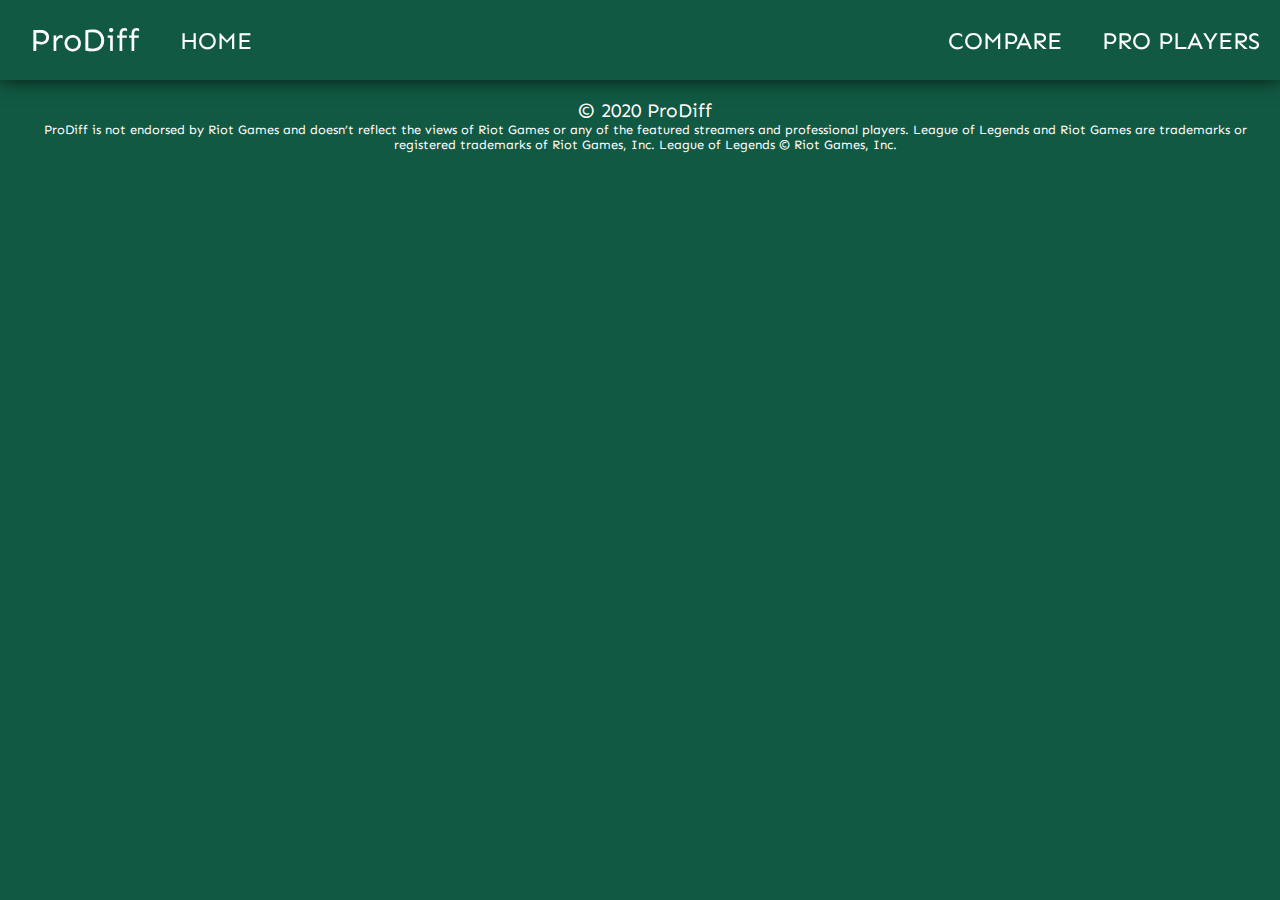
<file: hi-fi-prototype/template.html>
<!DOCTYPE html>
<html lang="en">
    <head>

        <meta charset="utf-8">

        <title>ProDiff - Template</title> <!-- CHANGE THIS AND DELETE COMMENT -->

        <!-- Basic Stylesheet for All Pages -->
        <link rel="stylesheet" href="stylesheets/base.css">

        <!-- SEN Font from Google Fonts -->
        <link href="https://fonts.googleapis.com/css?family=Sen&display=swap" rel="stylesheet">
        <!-- Righteous Font from Google Fonts -->
        <link href="https://fonts.googleapis.com/css?family=Righteous&display=swap" rel="stylesheet">

    </head>
    <body>

        <!-- Navigation Bar -->
        <div class='top-bar'>
            <div class='menu-button' id='logo-text'>ProDiff</div>
            <div class='menu-button' id='home-button'>HOME</div>
            <div class='menu-button' id='compare-button'>COMPARE</div>
            <div class='menu-button' id='pro-button'>PRO PLAYERS</div>

            <div class='search-container'>
                <div class='search-bar'>
                    <div class='region-input'>
                        <p class='region-selection'>OCE</p>
                    </div>
                    <input class='search-input' type='text' placeholder='Summoner Name'>
                    <input class='search-button' type='button' value='>'>
                </div>
            </div>

        </div>

        
        <div class='bot-bar'>
            <div class='menu-button' id='logo-text'>
                <p class='copyright'>© 2020 ProDiff</p>
                <p class='disclaimer'>
                    ProDiff is not endorsed by Riot Games and doesn’t reflect the views of Riot Games
                    or any of the featured streamers and professional players. 
                    League of Legends and Riot Games are trademarks or registered trademarks of Riot Games, Inc. League of Legends © Riot Games, Inc.
                </p>
            </div>
        </div>

    </body>
</html>
</file>
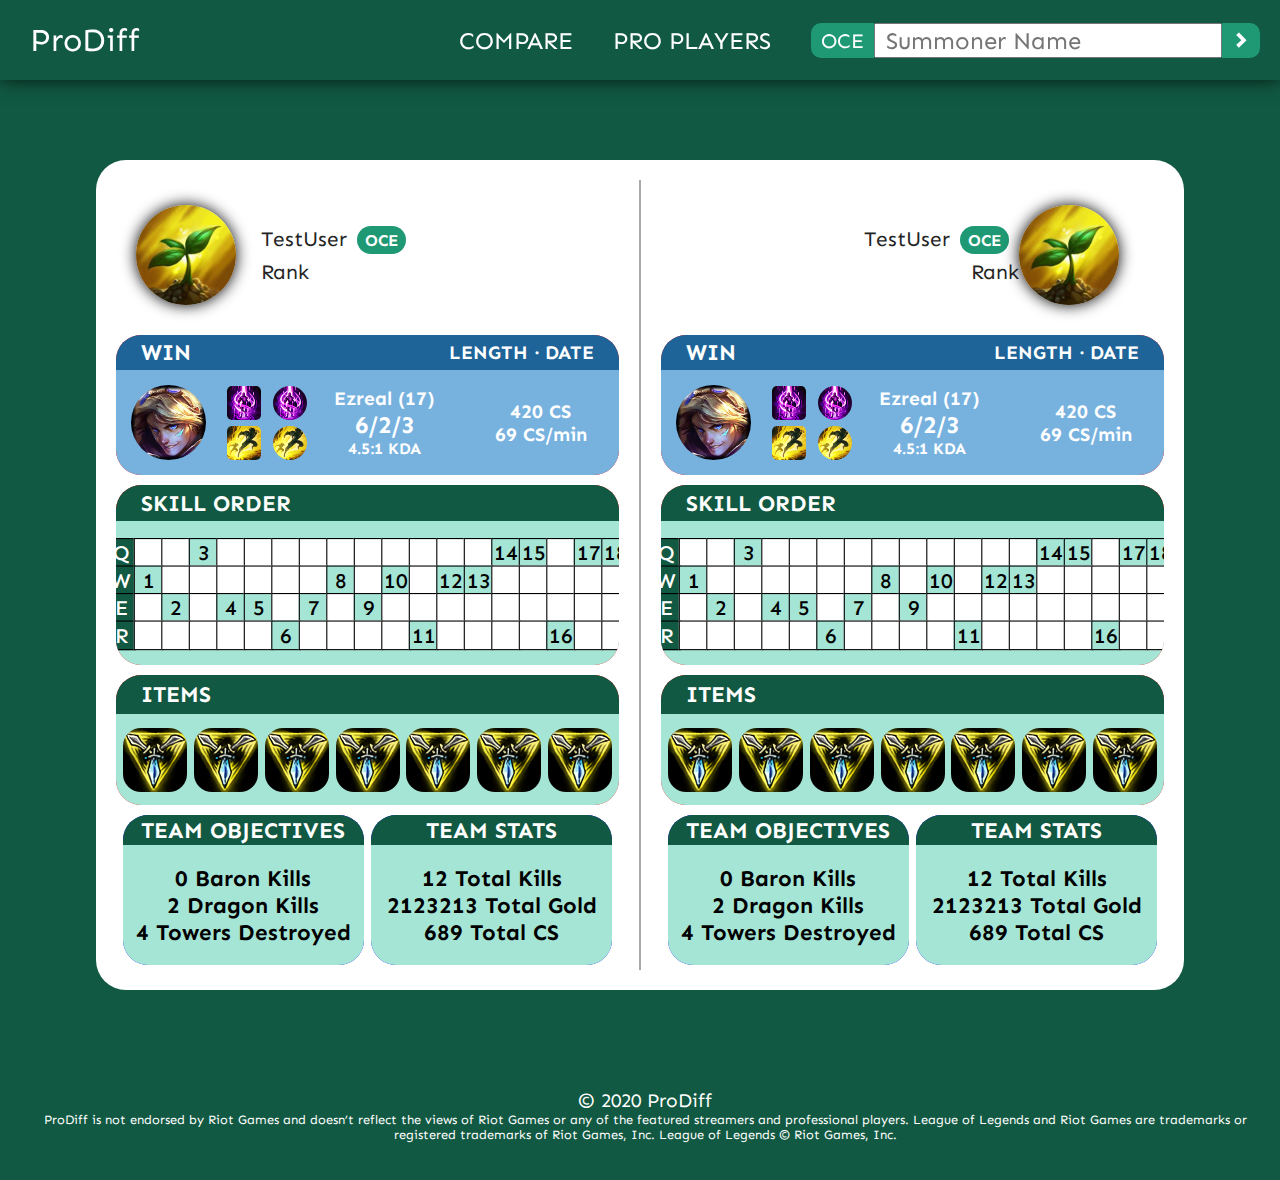
<file: hi-fi-prototype/pages/compare-stats.html>
<!DOCTYPE html>
<html lang="en">
    <head>

        <meta charset="utf-8">

        <title>ProDiff - Compare</title> <!-- CHANGE THIS AND DELETE COMMENT -->

        <!-- Basic Stylesheet for All Pages -->
        <link rel="stylesheet" href="../stylesheets/base.css">

        <link rel="stylesheet" href="../stylesheets/compare-stats.css">

        <!-- SEN Font from Google Fonts -->
        <link href="https://fonts.googleapis.com/css?family=Sen:400,700&display=swap" rel="stylesheet">
        <!-- Righteous Font from Google Fonts -->
        <link href="https://fonts.googleapis.com/css?family=Righteous&display=swap" rel="stylesheet">

    </head>
    <body>

        <!-- Navigation Bar -->
        <div class='top-bar'>
            <div class='menu-button' id='logo-text'><a class='nostyle' href='../index.html'>ProDiff</a></div>
            <div class='menu-button' id='compare-button'><a class='nostyle' href='compare.html'>COMPARE</a></div>
            <div class='menu-button' id='pro-button'><a class='nostyle' href='pros.html'>PRO PLAYERS</a></div>
            <div class='menu-button' id='search-button'><a class='nostyle' href='profile.html'></a>SEARCH</a></div>

            <div class='search-container'>
                <div class='search-bar'>
                    <div class='region-input'>
                        <p class='region-selection'>OCE</p>
                    </div>
                    <input class='search-input' type='text' placeholder='Summoner Name'>
                    <input class='search-button' onclick="location.href='profile.html';" type='button' value='>'>
                </div>
            </div>

        </div>

        <div class='compare-container'>

            <div class='compare-container-wrapper'>

                <div class='players'>

                    <div class='player-one'>

                        <div class='player-one-info'>

                            <div class='player-icon player-one-icon'>
                                <img class=player-icon-image src='../images/Planty.png' alt='Plant Icon' title='Plant Icon'>
                            </div>

                            <div class='player-desc'>

                                <div class='player-name'>
                                    <p>TestUser</p>
                                    <p class='player-region'>OCE</p>
                                </div>
                                <div class='player-rank'>Rank</div>

                            </div>

                        </div>

                        <div class='outcome-container'>
                            <div class='match-outcome match-outcome-win'>
                                <p class='outcome-text outcome-text-win'>WIN</p>
                                <p class='match-date'>LENGTH · DATE</p>
                            </div>
                            <div class='match-details match-details-win match-details-p1'>
                                <div class='champion-img-container'>
                                    <img class='champion-img' src='../images/Ezreal.png' alt='Ezreal' title='Ezreal'>
                               </div>

                                <div class='summoner-spells-container'>
                                    <div class='ss-img-container'>
                                        <img class='ss-img' src='../images/Teleport.png' alt='Teleport' title='Teleport'>
                                    </div>
                                    <div class='ss-img-container'>
                                        <img class='ss-img' src='../images/Flash.png' alt='Flash' title='Flash'>
                                    </div>
                                </div>

                                <div class='rune-container'>
                                    <div class='rune-img-container'>
                                        <img class='rune-img' src='../images/Teleport.png' alt='Teleport' title='Teleport'>
                                    </div>
                                    <div class='rune-img-container'>
                                        <img class='rune-img' src='../images/Flash.png' alt='Flash' title='Flash'>
                                    </div>
                                </div>

                                <div class='kda-container'>

                                    <p class='champion-name'>Ezreal (17)</span></p>
                                    <p class='kda'>6/2/3</p>
                                    <p class='kda-decimal'>4.5:1 KDA</p>

                                </div>

                                <div class='cs-container'>

                                    <p class='cs'>420 CS</p>
                                    <p class='cs-pm'>69 CS/min</p>

                                </div>

                            </div>
                        </div>

                        <div class='skillorder-container'>
                            <div class='so-header'>
                                <p class='header-text'>SKILL ORDER</p>
                            </div>
                            <div class='so-details'>
                                <div class='skill-matrix'>
                                    <div class='skill-item skill-name'>Q</div>
                                    <div class='skill-item'></div>
                                    <div class='skill-item'></div>
                                    <div class='skill-item skill-chosen'>3</div>
                                    <div class='skill-item'></div>
                                    <div class='skill-item'></div>
                                    <div class='skill-item'></div>
                                    <div class='skill-item'></div>
                                    <div class='skill-item'></div>
                                    <div class='skill-item'></div>
                                    <div class='skill-item'></div>
                                    <div class='skill-item'></div>
                                    <div class='skill-item'></div>
                                    <div class='skill-item'></div>
                                    <div class='skill-item skill-chosen'>14</div>
                                    <div class='skill-item skill-chosen'>15</div>
                                    <div class='skill-item'></div>
                                    <div class='skill-item skill-chosen'>17</div>
                                    <div class='skill-item skill-chosen'>18</div>

                                    <div class='skill-item skill-name'>W</div>
                                    <div class='skill-item skill-chosen'>1</div>
                                    <div class='skill-item'></div>
                                    <div class='skill-item'></div>
                                    <div class='skill-item'></div>
                                    <div class='skill-item'></div>
                                    <div class='skill-item'></div>
                                    <div class='skill-item'></div>
                                    <div class='skill-item skill-chosen'>8</div>
                                    <div class='skill-item'></div>
                                    <div class='skill-item skill-chosen'>10</div>
                                    <div class='skill-item'></div>
                                    <div class='skill-item skill-chosen'>12</div>
                                    <div class='skill-item skill-chosen'>13</div>
                                    <div class='skill-item'></div>
                                    <div class='skill-item'></div>
                                    <div class='skill-item'></div>
                                    <div class='skill-item'></div>
                                    <div class='skill-item'></div>

                                    <div class='skill-item skill-name'>E</div>
                                    <div class='skill-item'></div>
                                    <div class='skill-item skill-chosen'>2</div>
                                    <div class='skill-item'></div>
                                    <div class='skill-item skill-chosen'>4</div>
                                    <div class='skill-item skill-chosen'>5</div>
                                    <div class='skill-item'></div>
                                    <div class='skill-item skill-chosen'>7</div>
                                    <div class='skill-item'></div>
                                    <div class='skill-item skill-chosen'>9</div>
                                    <div class='skill-item'></div>
                                    <div class='skill-item'></div>
                                    <div class='skill-item'></div>
                                    <div class='skill-item'></div>
                                    <div class='skill-item'></div>
                                    <div class='skill-item'></div>
                                    <div class='skill-item'></div>
                                    <div class='skill-item'></div>
                                    <div class='skill-item'></div>

                                    <div class='skill-item skill-name'>R</div>
                                    <div class='skill-item'></div>
                                    <div class='skill-item'></div>
                                    <div class='skill-item'></div>
                                    <div class='skill-item'></div>
                                    <div class='skill-item'></div>
                                    <div class='skill-item skill-chosen'>6</div>
                                    <div class='skill-item'></div>
                                    <div class='skill-item'></div>
                                    <div class='skill-item'></div>
                                    <div class='skill-item'></div>
                                    <div class='skill-item skill-chosen'>11</div>
                                    <div class='skill-item'></div>
                                    <div class='skill-item'></div>
                                    <div class='skill-item'></div>
                                    <div class='skill-item'></div>
                                    <div class='skill-item skill-chosen'>16</div>
                                    <div class='skill-item'></div>
                                    <div class='skill-item'></div>
                                </div>
                            </div>
                        </div>

                        <div class='itembox-container'>
                            <div class='item-header'>
                                <p class='header-text'>ITEMS</p>
                            </div>
                            <div class='item-details'>
                                <div class='item-img-container'>
                                    <img class='item-img' src='../images/Trinity_Force.png' alt='Trinity Force' title='Trinity Force'>
                                </div>
                                <div class='item-img-container'>
                                    <img class='item-img' src='../images/Trinity_Force.png' alt='Trinity Force' title='Trinity Force'>
                                </div>
                                <div class='item-img-container'>
                                    <img class='item-img' src='../images/Trinity_Force.png' alt='Trinity Force' title='Trinity Force'>
                                </div>
                                <div class='item-img-container'>
                                    <img class='item-img' src='../images/Trinity_Force.png' alt='Trinity Force' title='Trinity Force'>
                                </div>
                                <div class='item-img-container'>
                                    <img class='item-img' src='../images/Trinity_Force.png' alt='Trinity Force' title='Trinity Force'>
                                </div>
                                <div class='item-img-container'>
                                    <img class='item-img' src='../images/Trinity_Force.png' alt='Trinity Force' title='Trinity Force'>
                                </div>
                                <div class='item-img-container'>
                                    <img class='item-img' src='../images/Trinity_Force.png' alt='Trinity Force' title='Trinity Force'>
                                </div>
                            </div>
                        </div>

                        <div class='team-container'>
                            <div class='teamobj-container'>
                                <div class='to-header'>
                                    <p class='header-text team-text'>TEAM OBJECTIVES</p>
                                </div>
                                <div class='to-details'>
                                    <p class='to-info'>0 Baron Kills</p>
                                    <p class='to-info'>2 Dragon Kills</p>
                                    <p class='to-info'>4 Towers Destroyed</p>
                                </div>
                            </div>

                            <div class='teamobj-container'>
                                <div class='to-header'>
                                    <p class='header-text team-text'>TEAM STATS</p>
                                </div>
                                <div class='to-details'>
                                    <p class='to-info'>12 Total Kills</p>
                                    <p class='to-info'>2123213 Total Gold</p>
                                    <p class='to-info'>689 Total CS</p>
                                </div>
                            </div>
                        </div>


                    </div>

                    <div class='player-two'>

                        <div class='player-two-info'>

                            <div class='player-icon player-one-icon'>
                                <img class=player-icon-image src='../images/Planty.png' alt='Plant Icon' title='Plant Icon'>
                            </div>

                            <div class='player-desc'>

                                <div class='player-name'>
                                    <p>TestUser</p>
                                    <p class='player-region'>OCE</p>
                                </div>
                                <div class='player-rank'>Rank</div>

                            </div>

                        </div>

                        <div class='outcome-container'>
                            <div class='match-outcome match-outcome-win'>
                                <p class='outcome-text outcome-text-win'>WIN</p>
                                <p class='match-date'>LENGTH · DATE</p>
                            </div>
                            <div class='match-details match-details-win match-details-p1'>
                                <div class='champion-img-container'>
                                    <img class='champion-img' src='../images/Ezreal.png' alt='Ezreal' title='Ezreal'>
                               </div>

                                <div class='summoner-spells-container'>
                                    <div class='ss-img-container'>
                                        <img class='ss-img' src='../images/Teleport.png' alt='Teleport' title='Teleport'>
                                    </div>
                                    <div class='ss-img-container'>
                                        <img class='ss-img' src='../images/Flash.png' alt='Flash' title='Flash'>
                                    </div>
                                </div>

                                <div class='rune-container'>
                                    <div class='rune-img-container'>
                                        <img class='rune-img' src='../images/Teleport.png' alt='Teleport' title='Teleport'>
                                    </div>
                                    <div class='rune-img-container'>
                                        <img class='rune-img' src='../images/Flash.png' alt='Flash' title='Flash'>
                                    </div>
                                </div>

                                <div class='kda-container'>

                                    <p class='champion-name'>Ezreal (17)</span></p>
                                    <p class='kda'>6/2/3</p>
                                    <p class='kda-decimal'>4.5:1 KDA</p>

                                </div>

                                <div class='cs-container'>

                                    <p class='cs'>420 CS</p>
                                    <p class='cs-pm'>69 CS/min</p>

                                </div>

                            </div>
                        </div>

                        <div class='skillorder-container'>
                            <div class='so-header'>
                                <p class='header-text'>SKILL ORDER</p>
                            </div>
                            <div class='so-details'>
                                <div class='skill-matrix'>
                                    <div class='skill-item skill-name'>Q</div>
                                    <div class='skill-item'></div>
                                    <div class='skill-item'></div>
                                    <div class='skill-item skill-chosen'>3</div>
                                    <div class='skill-item'></div>
                                    <div class='skill-item'></div>
                                    <div class='skill-item'></div>
                                    <div class='skill-item'></div>
                                    <div class='skill-item'></div>
                                    <div class='skill-item'></div>
                                    <div class='skill-item'></div>
                                    <div class='skill-item'></div>
                                    <div class='skill-item'></div>
                                    <div class='skill-item'></div>
                                    <div class='skill-item skill-chosen'>14</div>
                                    <div class='skill-item skill-chosen'>15</div>
                                    <div class='skill-item'></div>
                                    <div class='skill-item skill-chosen'>17</div>
                                    <div class='skill-item skill-chosen'>18</div>

                                    <div class='skill-item skill-name'>W</div>
                                    <div class='skill-item skill-chosen'>1</div>
                                    <div class='skill-item'></div>
                                    <div class='skill-item'></div>
                                    <div class='skill-item'></div>
                                    <div class='skill-item'></div>
                                    <div class='skill-item'></div>
                                    <div class='skill-item'></div>
                                    <div class='skill-item skill-chosen'>8</div>
                                    <div class='skill-item'></div>
                                    <div class='skill-item skill-chosen'>10</div>
                                    <div class='skill-item'></div>
                                    <div class='skill-item skill-chosen'>12</div>
                                    <div class='skill-item skill-chosen'>13</div>
                                    <div class='skill-item'></div>
                                    <div class='skill-item'></div>
                                    <div class='skill-item'></div>
                                    <div class='skill-item'></div>
                                    <div class='skill-item'></div>

                                    <div class='skill-item skill-name'>E</div>
                                    <div class='skill-item'></div>
                                    <div class='skill-item skill-chosen'>2</div>
                                    <div class='skill-item'></div>
                                    <div class='skill-item skill-chosen'>4</div>
                                    <div class='skill-item skill-chosen'>5</div>
                                    <div class='skill-item'></div>
                                    <div class='skill-item skill-chosen'>7</div>
                                    <div class='skill-item'></div>
                                    <div class='skill-item skill-chosen'>9</div>
                                    <div class='skill-item'></div>
                                    <div class='skill-item'></div>
                                    <div class='skill-item'></div>
                                    <div class='skill-item'></div>
                                    <div class='skill-item'></div>
                                    <div class='skill-item'></div>
                                    <div class='skill-item'></div>
                                    <div class='skill-item'></div>
                                    <div class='skill-item'></div>

                                    <div class='skill-item skill-name'>R</div>
                                    <div class='skill-item'></div>
                                    <div class='skill-item'></div>
                                    <div class='skill-item'></div>
                                    <div class='skill-item'></div>
                                    <div class='skill-item'></div>
                                    <div class='skill-item skill-chosen'>6</div>
                                    <div class='skill-item'></div>
                                    <div class='skill-item'></div>
                                    <div class='skill-item'></div>
                                    <div class='skill-item'></div>
                                    <div class='skill-item skill-chosen'>11</div>
                                    <div class='skill-item'></div>
                                    <div class='skill-item'></div>
                                    <div class='skill-item'></div>
                                    <div class='skill-item'></div>
                                    <div class='skill-item skill-chosen'>16</div>
                                    <div class='skill-item'></div>
                                    <div class='skill-item'></div>
                                </div>
                            </div>
                        </div>

                        <div class='itembox-container'>
                            <div class='item-header'>
                                <p class='header-text'>ITEMS</p>
                            </div>
                            <div class='item-details'>
                                <div class='item-img-container'>
                                    <img class='item-img' src='../images/Trinity_Force.png' alt='Trinity Force' title='Trinity Force'>
                                </div>
                                <div class='item-img-container'>
                                    <img class='item-img' src='../images/Trinity_Force.png' alt='Trinity Force' title='Trinity Force'>
                                </div>
                                <div class='item-img-container'>
                                    <img class='item-img' src='../images/Trinity_Force.png' alt='Trinity Force' title='Trinity Force'>
                                </div>
                                <div class='item-img-container'>
                                    <img class='item-img' src='../images/Trinity_Force.png' alt='Trinity Force' title='Trinity Force'>
                                </div>
                                <div class='item-img-container'>
                                    <img class='item-img' src='../images/Trinity_Force.png' alt='Trinity Force' title='Trinity Force'>
                                </div>
                                <div class='item-img-container'>
                                    <img class='item-img' src='../images/Trinity_Force.png' alt='Trinity Force' title='Trinity Force'>
                                </div>
                                <div class='item-img-container'>
                                    <img class='item-img' src='../images/Trinity_Force.png' alt='Trinity Force' title='Trinity Force'>
                                </div>
                            </div>
                        </div>

                        <div class='team-container'>
                            <div class='teamobj-container'>
                                <div class='to-header'>
                                    <p class='header-text team-text'>TEAM OBJECTIVES</p>
                                </div>
                                <div class='to-details'>
                                    <p class='to-info'>0 Baron Kills</p>
                                    <p class='to-info'>2 Dragon Kills</p>
                                    <p class='to-info'>4 Towers Destroyed</p>
                                </div>
                            </div>

                            <div class='teamobj-container'>
                                <div class='to-header'>
                                    <p class='header-text team-text'>TEAM STATS</p>
                                </div>
                                <div class='to-details'>
                                    <p class='to-info'>12 Total Kills</p>
                                    <p class='to-info'>2123213 Total Gold</p>
                                    <p class='to-info'>689 Total CS</p>
                                </div>
                            </div>
                        </div>


                    </div>

                </div>

            </div>

        </div>
        
        <div class='bot-bar'>
            <div class='menu-button' id='logo-text'>
                <p class='copyright'>© 2020 ProDiff</p>
                <p class='disclaimer'>
                    ProDiff is not endorsed by Riot Games and doesn’t reflect the views of Riot Games
                    or any of the featured streamers and professional players. 
                    League of Legends and Riot Games are trademarks or registered trademarks of Riot Games, Inc. League of Legends © Riot Games, Inc.
                </p>
            </div>
        </div>

    </body>
</html>
</file>
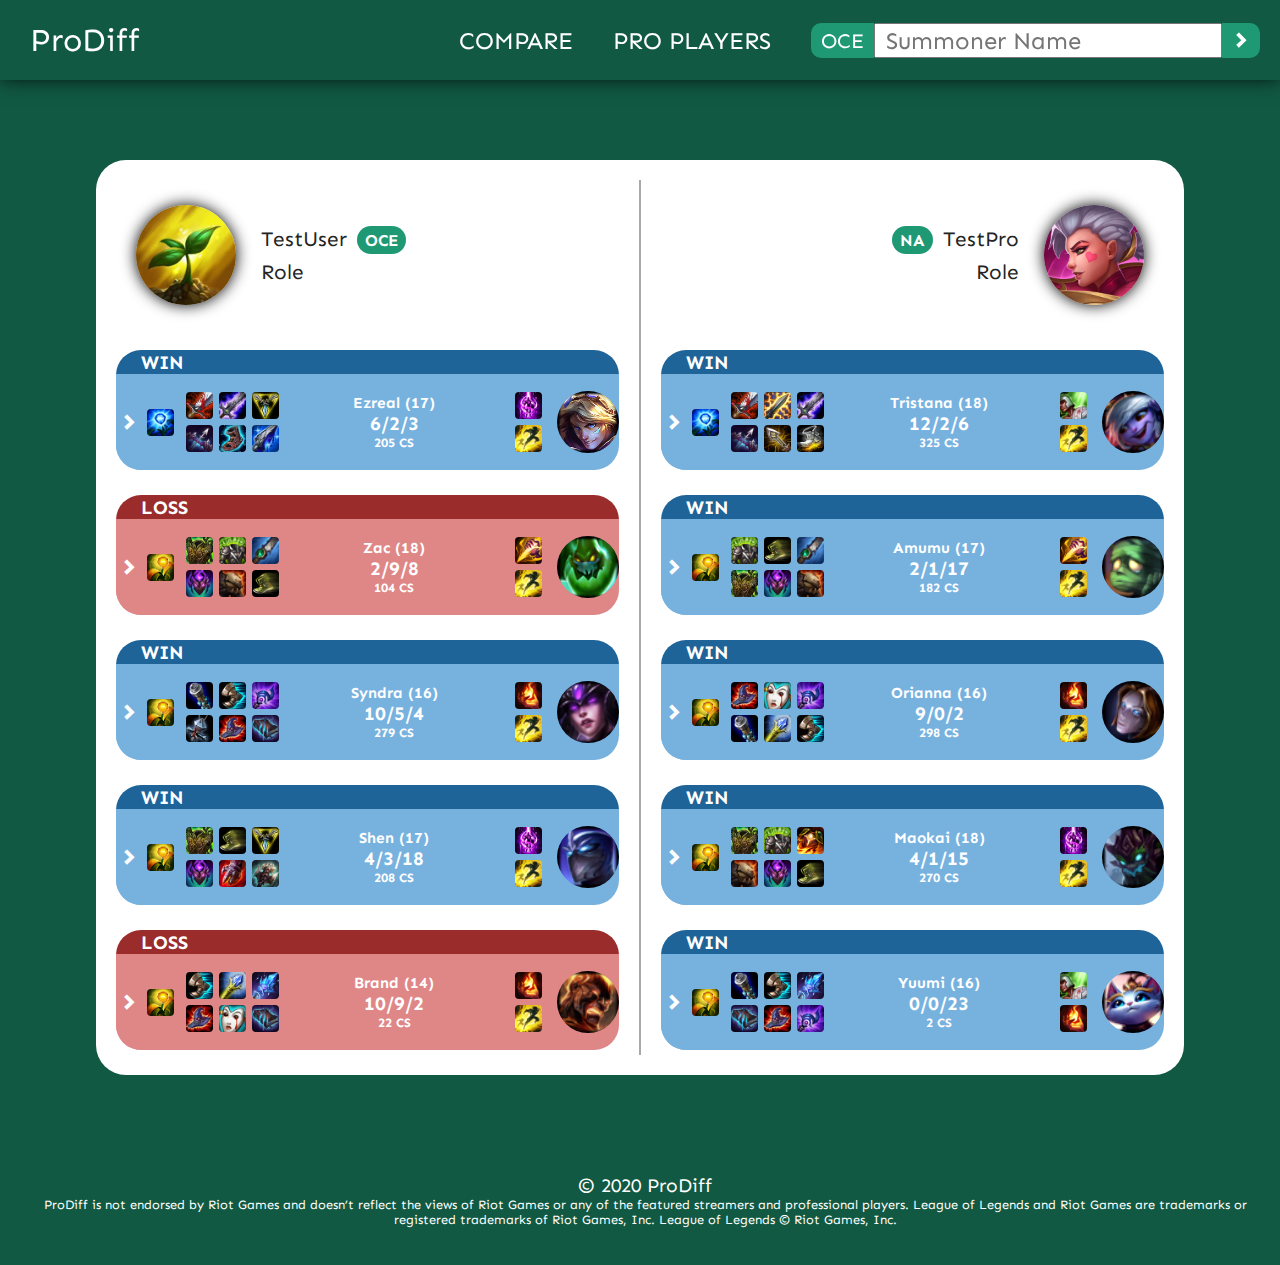
<file: hi-fi-prototype/pages/compare.html>
<!DOCTYPE html>
<html lang="en">
    <head>

        <meta charset="utf-8">

        <title>ProDiff - Compare</title> <!-- CHANGE THIS AND DELETE COMMENT -->

        <!-- Basic Stylesheet for All Pages -->
        <link rel="stylesheet" href="../stylesheets/base.css">

        <!-- Stylesheet for Compare Page -->
        <link rel="stylesheet" href="../stylesheets/compare.css">

        <!-- SEN Font from Google Fonts -->
        <link href="https://fonts.googleapis.com/css?family=Sen:400,700&display=swap" rel="stylesheet">
        <!-- Righteous Font from Google Fonts -->
        <link href="https://fonts.googleapis.com/css?family=Righteous&display=swap" rel="stylesheet">

    </head>
    <body>

        <!-- Navigation Bar -->
        <div class='top-bar'>

            <div class='menu-button' id='logo-text'><a class='nostyle' href='../index.html'>ProDiff</a></div>
            <div class='menu-button' id='compare-button'><a class='nostyle' href='compare.html'>COMPARE</a></div>
            <div class='menu-button' id='pro-button'><a class='nostyle' href='pros.html'>PRO PLAYERS</a></div>
            <div class='menu-button' id='search-button'><a class='nostyle' href='profile.html'></a>SEARCH</a></div>

            <div class='search-container'>
                <div class='search-bar'>
                    <div class='region-input'>
                        <p class='region-selection'>OCE</p>
                    </div>
                    <input class='search-input' type='text' placeholder='Summoner Name'>
                    <input class='search-button' onclick="location.href='profile.html';" type='button' value='>'>
                </div>
            </div>

        </div>

        <!-- Player comparison -->
        <div class='player-container'>

            <div class='player-container-wrapper'>

                <!-- Left-side player box -->
                <div class='player-one'>

                    <div class='player-one-info'>
                        <div class='player-icon player-one-icon'>
                            <img class=player-icon-image src='../images/Planty.png' alt='Plant Icon' title='Plant Icon'>
                        </div>
                        <div class='player-desc'>
                            <div class='player-name'>
                                <p>TestUser</p>
                                <p class='player-region'>OCE</p>
                            </div>
                            <div class='player-role'>Role</div>
                        </div>
                    </div>
                    
                    <div class='matches-container'>
                        <div class='match'>

                            <div class='match-outcome match-outcome-win'>
                                <p class='outcome-text'>WIN</p>
                            </div>

                            <div class='match-details match-details-win'>

                                <div class='champion-img-container'>
                                    <img class='champion-img' src='../images/Ezreal.png' alt='Ezreal' title='Ezreal'>
                                </div>

                                <div class='summoner-spells-container'>

                                    <div class='ss-img-container'>
                                        <img class='ss-img' src='../images/Teleport.png' alt='Teleport' title='Teleport'>
                                    </div>

                                    <div class='ss-img-container'>
                                        <img class='ss-img' src='../images/Flash.png' alt='Flash' title='Flash'>
                                    </div>

                                </div>

                                <div class='kda-container'>
                                    <p class='champion-name'>Ezreal (17)</p>
                                    <p class='kda'>6/2/3</p>
                                    <p class='cs'>205 CS</p>
                                </div>

                                <div class='item-duo'>
                                    <div class='item-img-container'>
                                        <img class='item-img' src='../images/Trinity_Force.png' alt='Trinity Force' title='Trinity Force'>
                                    </div>
                                    <div class='item-img-container'>
                                        <img class='item-img' src='../images/Muramana.png' alt='Muramana' title='Muramana'>
                                    </div>    
                                </div>
                                <div class='item-duo'>
                                    <div class='item-img-container'>
                                        <img class='item-img' src='../images/Blade_Of_The_Ruined_King.png' alt='Blade of The Ruined King' title='Blade of The Ruined King'>
                                    </div>
                                    <div class='item-img-container'>
                                        <img class='item-img' src='../images/Ionian_Boots_of_Lucidity.png' alt='Ionian Boots of Lucidity' title='Ionian Boots of Lucidity'>
                                    </div>    
                                </div>
                                <div class='item-duo'>
                                    <div class='item-img-container'>
                                        <img class='item-img' src='../images/Bloodthirster.png' alt='Bloodthirster' title='Bloodthirster'>
                                    </div>
                                    <div class='item-img-container'>
                                        <img class='item-img' src='../images/Mortal_Reminder.png' alt='Mortal Reminder' title='Mortal Reminder'>
                                    </div>    
                                </div>

                                <div class='trinket-img-container'>
                                    <img class='trinket-img' src='../images/Farsight_Alteration.png' alt='Farsight Alteration' title='Farsight Alteration'>
                                </div>

                                <input class='comparison-button comparison-win' onclick="location.href='compare-stats.html';"  type='button' value='>'>
                            </div>

                        </div>
                        <div class='match'>
                            <div class='match-outcome match-outcome-loss'>
                                <p class='outcome-text'>LOSS</p>
                            </div>

                            <div class='match-details match-details-loss'>

                                <div class='champion-img-container'>
                                    <img class='champion-img' src='../images/Zac.png' alt='Zac' title='Zac'>
                                </div>

                                <div class='summoner-spells-container'>

                                    <div class='ss-img-container'>
                                        <img class='ss-img' src='../images/Smite.png' alt='Smite' title='Smite'>
                                    </div>

                                    <div class='ss-img-container'>
                                        <img class='ss-img' src='../images/Flash.png' alt='Flash' title='Flash'>
                                    </div>

                                </div>

                                <div class='kda-container'>
                                    <p class='champion-name'>Zac <span>(18)</span></p>
                                    <p class='kda'>2/9/8</p>
                                    <p class='cs'>104 CS</p>
                                </div>

                                <div class='item-duo'>
                                    <div class='item-img-container'>
                                        <img class='item-img' src='../images/Cinderhulk.png' alt='Cinderhulk' title='Cinderhulk'>
                                    </div>
                                    <div class='item-img-container'>
                                        <img class='item-img' src='../images/Ninja_Tabi.png' alt='Ninja Tabi' title='Ninja Tabi'>
                                    </div>    
                                </div>
                                <div class='item-duo'>
                                    <div class='item-img-container'>
                                        <img class='item-img' src='../images/Spirit_Visage.png' alt='Spirit Visage' title='Spirit Visage'>
                                    </div>
                                    <div class='item-img-container'>
                                        <img class='item-img' src='../images/Dead_Man_Plate.png' alt='Dead Man Plate' title='Dead Man Plate'>
                                    </div>    
                                </div>
                                <div class='item-duo'>
                                    <div class='item-img-container'>
                                        <img class='item-img' src='../images/Warmog_Armour.png' alt='Warmog Armour' title='Warmog Armour'>
                                    </div>
                                    <div class='item-img-container'>
                                        <img class='item-img' src='../images/Abyssal_Mask.png' alt='Abyssal Mask' title='Abyssal Mask'>
                                    </div>    
                                </div>

                                <div class='trinket-img-container'>
                                    <img class='trinket-img' src='../images/Warding_Totem.png' alt='Warding Totem' title='Warding Totem'>
                                </div>

                                <input class='comparison-button comparison-loss' onclick="location.href='compare-stats.html';"  type='button' value='>'>
                            </div>
                        </div>
                        <div class='match'>
                            <div class='match-outcome match-outcome-win'>
                                <p class='outcome-text'>WIN</p>
                            </div>

                            <div class='match-details match-details-win'>

                                <div class='champion-img-container'>
                                    <img class='champion-img' src='../images/Syndra.png' alt='Syndra' title='Syndra'>
                                </div>

                                <div class='summoner-spells-container'>

                                    <div class='ss-img-container'>
                                        <img class='ss-img' src='../images/Ignite.png' alt='Ignite' title='Ignite'>
                                    </div>

                                    <div class='ss-img-container'>
                                        <img class='ss-img' src='../images/Flash.png' alt='Flash' title='Flash'>
                                    </div>

                                </div>

                                <div class='kda-container'>
                                    <p class='champion-name'>Syndra (16)</p>
                                    <p class='kda'>10/5/4</p>
                                    <p class='cs'>279 CS</p>
                                </div>

                                <div class='item-duo'>
                                    <div class='item-img-container'>
                                        <img class='item-img' src='../images/Luden_Echo.png' alt='Luden Echo' title='Luden Echo'>
                                    </div>
                                    <div class='item-img-container'>
                                        <img class='item-img' src='../images/Morellonomicon.png' alt='Morellonomicon' title='Morellonomicon'>

                                    </div>    
                                </div>
                                <div class='item-duo'>
                                    <div class='item-img-container'>
                                        <img class='item-img' src='../images/Sorcerer_Shoes.png' alt='Sorcerer Shoes' title='Sorcerer Shoes'>
                                    </div>
                                    <div class='item-img-container'>
                                        <img class='item-img' src='../images/Rabadon_Deathcap.png' alt='Rabadon Deathcap' title='Rabadon Deathcap'>
                                    </div>    
                                </div>
                                <div class='item-duo'>
                                    <div class='item-img-container'>
                                        <img class='item-img' src='../images/Void_Staff.png' alt='Void Staff' title='Void Staff'>
                                    </div>
                                    <div class='item-img-container'>
                                        <img class='item-img' src='../images/Banshee_Veil.png' alt='Banshee Veil' title='Banshee Veil'>
                                    </div>    
                                </div>

                                <div class='trinket-img-container'>
                                    <img class='trinket-img' src='../images/Warding_Totem.png' alt='Warding Totem' title='Warding Totem'>
                                </div>

                                <input class='comparison-button comparison-win' onclick="location.href='compare-stats.html';"  type='button' value='>'>
                            </div>
                        </div>
                        <div class='match'>
                            <div class='match-outcome match-outcome-win'>
                                <p class='outcome-text'>WIN</p>
                            </div>

                            <div class='match-details match-details-win'>

                                <div class='champion-img-container'>
                                    <img class='champion-img' src='../images/Shen.png' alt='Shen' title='Shen'>
                                </div>

                                <div class='summoner-spells-container'>

                                    <div class='ss-img-container'>
                                        <img class='ss-img' src='../images/Teleport.png' alt='Teleport' title='Teleport'>
                                    </div>

                                    <div class='ss-img-container'>
                                        <img class='ss-img' src='../images/Flash.png' alt='Flash' title='Flash'>
                                    </div>

                                </div>

                                <div class='kda-container'>
                                    <p class='champion-name'>Shen (17)</p>
                                    <p class='kda'>4/3/18</p>
                                    <p class='cs'>208 CS</p>
                                </div>

                                <div class='item-duo'>
                                    <div class='item-img-container'>
                                        <img class='item-img' src='../images/Trinity_Force.png' alt='Trinity Force' title='Trinity Force'>
                                    </div>
                                    <div class='item-img-container'>
                                        <img class='item-img' src='../images/Titanic_Hydra.png' alt='Titanic Hydra' title='Titanic Hydra'>
                                    </div>    
                                </div>
                                <div class='item-duo'>
                                    <div class='item-img-container'>
                                        <img class='item-img' src='../images/Ninja_Tabi.png' alt='Ninja Tabi' title='Ninja Tabi'>
                                    </div>
                                    <div class='item-img-container'>
                                        <img class='item-img' src='../images/Sterak_Gage.png' alt='Sterak Gage' title='Sterak Gage'>
                                    </div>    
                                </div>
                                <div class='item-duo'>
                                    <div class='item-img-container'>
                                        <img class='item-img' src='../images/Warmog_Armour.png' alt='Warmog Armour' title='Warmog Armour'>
                                    </div>
                                    <div class='item-img-container'>
                                        <img class='item-img' src='../images/Abyssal_Mask.png' alt='Abyssal Mask' title='Abyssal Mask'>
                                    </div>    
                                </div>

                                <div class='trinket-img-container'>
                                    <img class='trinket-img' src='../images/Warding_Totem.png' alt='Warding Totem' title='Warding Totem'>
                                </div>

                                <input class='comparison-button comparison-win' onclick="location.href='compare-stats.html';"  type='button' value='>'>
                            </div>
                        </div>
                        <div class='match'>
                            <div class='match-outcome match-outcome-loss'>
                                <p class='outcome-text'>LOSS</p>
                            </div>

                            <div class='match-details match-details-loss'>

                                <div class='champion-img-container'>
                                    <img class='champion-img' src='../images/Brand.png' alt='Brand' title='Brand'>
                                </div>

                                <div class='summoner-spells-container'>

                                    <div class='ss-img-container'>
                                        <img class='ss-img' src='../images/Ignite.png' alt='Ignite' title='Ignite'>
                                    </div>

                                    <div class='ss-img-container'>
                                        <img class='ss-img' src='../images/Flash.png' alt='Flash' title='Flash'>
                                    </div>

                                </div>

                                <div class='kda-container'>
                                    <p class='champion-name'>Brand (14)</p>
                                    <p class='kda'>10/9/2</p>
                                    <p class='cs'>22 CS</p>
                                </div>

                                <div class='item-duo'>
                                    <div class='item-img-container'>
                                        <img class='item-img' src='../images/Shard_of_True_Ice.png' alt='Shard of True Ice' title='Shard of True Ice'>
                                    </div>
                                    <div class='item-img-container'>
                                        <img class='item-img' src='../images/Morellonomicon.png' alt='Morellonomicon' title='Morellonomicon'>
                                    </div>    
                                </div>
                                <div class='item-duo'>
                                    <div class='item-img-container'>
                                        <img class='item-img' src='../images/Rylai_Crystal_Scepter.png' alt='Rylai Crystal Scepter' title='Rylai Crystal Scepter'>
                                    </div>
                                    <div class='item-img-container'>
                                        <img class='item-img' src='../images/Liandry_Torment.png' alt='Liandry Torment' title='Liandry Torment'>
                                    </div>    
                                </div>
                                <div class='item-duo'>
                                    <div class='item-img-container'>
                                        <img class='item-img' src='../images/Sorcerer_Shoes.png' alt='Sorcerer Shoes' title='Sorcerer Shoes'>
                                    </div>
                                    <div class='item-img-container'>
                                        <img class='item-img' src='../images/Rabadon_Deathcap.png' alt='Rabadon Deathcap' title='Rabadon Deathcap'>
                                    </div>    
                                </div>

                                <div class='trinket-img-container'>
                                    <img class='trinket-img' src='../images/Warding_Totem.png' alt='Warding Totem' title='Warding Totem'>
                                </div>

                                <input class='comparison-button comparison-loss' onclick="location.href='compare-stats.html';"  type='button' value='>'>
                            </div>

                        </div>
                    </div>

                </div>

                <!-- Right-side player box -->
                <div class='player-two'>

                    <div class='player-two-info'>
                        <div class='player-icon player-two-icon'>
                            <img class='player-icon-image' src='../images/Heartseeker_Vi.png' alt='Heartseeker Vi' title='Heartseeker Vi'>
                        </div>
                        <div class='player-desc'>
                            <div class='player-name'>
                                <p class='player-region'>NA</p>
                                <p>TestPro</p>
                            </div>
                            <div class='player-role'>Role</div>
                        </div>
                    </div>

                    <div class='matches-container'>
                        <div class='match'>

                            <div class='match-outcome match-outcome-win'>
                                <p class='outcome-text'>WIN</p>
                            </div>

                            <div class='match-details match-details-win'>

                                <div class='champion-img-container'>
                                    <img class='champion-img' src='../images/Tristana.png' alt='Tristana' title='Tristana'>
                                </div>

                                <div class='summoner-spells-container'>

                                    <div class='ss-img-container'>
                                        <img class='ss-img' src='../images/Heal.png' alt='Heal' title='Heal'>
                                    </div>

                                    <div class='ss-img-container'>
                                        <img class='ss-img' src='../images/Flash.png' alt='Flash' title='Flash'>
                                    </div>

                                </div>

                                <div class='kda-container'>
                                    <p class='champion-name'>Tristana (18)</p>
                                    <p class='kda'>12/2/6</p>
                                    <p class='cs'>325 CS</p>
                                </div>

                                <div class='item-duo'>
                                    <div class='item-img-container'>
                                        <img class='item-img' src='../images/Blade_Of_The_Ruined_King.png' alt='Blade of The Ruined King' title='Blade of The Ruined King'>
                                    </div>
                                    <div class='item-img-container'>
                                        <img class='item-img' src='../images/Berserker_Greaves.png' alt='Berserker Greaves' title='Berserker Greaves'>
                                    </div>    
                                </div>
                                <div class='item-duo'>
                                    <div class='item-img-container'>
                                        <img class='item-img' src='../images/Statikk_Shiv.png' alt='Statikk Shiv' title='Statikk Shiv'>
                                    </div>
                                    <div class='item-img-container'>
                                        <img class='item-img' src='../images/Infinity_Edge.png' alt='Infinity Edge' title='Infinity Edge'>
                                    </div>    
                                </div>
                                <div class='item-duo'>
                                    <div class='item-img-container'>
                                        <img class='item-img' src='../images/Bloodthirster.png' alt='Bloodthirster' title='Bloodthirster'>
                                    </div>
                                    <div class='item-img-container'>
                                        <img class='item-img' src='../images/Mortal_Reminder.png' alt='Mortal Reminder' title='Mortal Reminder'>
                                    </div>    
                                </div>

                                <div class='trinket-img-container'>
                                    <img class='trinket-img' src='../images/Farsight_Alteration.png' alt='Farsight Alteration' title='Farsight Alteration'>
                                </div>

                                <input class='comparison-button comparison-win' onclick="location.href='compare-stats.html';"  type='button' value='>'>
                            </div>

                        </div>
                        <div class='match'>

                            <div class='match-outcome match-outcome-win'>
                                <p class='outcome-text'>WIN</p>
                            </div>

                            <div class='match-details match-details-win'>

                                <div class='champion-img-container'>
                                    <img class='champion-img' src='../images/Amumu.png' alt='Amumu' title='Amumu'>
                                </div>

                                <div class='summoner-spells-container'>

                                    <div class='ss-img-container'>
                                        <img class='ss-img' src='../images/Smite.png' alt='Smite' title='Smite'>
                                    </div>

                                    <div class='ss-img-container'>
                                        <img class='ss-img' src='../images/Flash.png' alt='Flash' title='Flash'>
                                    </div>

                                </div>

                                <div class='kda-container'>
                                    <p class='champion-name'>Amumu (17)</p>
                                    <p class='kda'>2/1/17</p>
                                    <p class='cs'>182 CS</p>
                                </div>

                                <div class='item-duo'>
                                    <div class='item-img-container'>
                                        <img class='item-img' src='../images/Cinderhulk.png' alt='Cinderhulk' title='Cinderhulk'>
                                    </div>
                                    <div class='item-img-container'>
                                        <img class='item-img' src='../images/Dead_Man_Plate.png' alt='Dead Man Plate' title='Dead Man Plate'>
                                    </div>    
                                </div>
                                <div class='item-duo'>
                                    <div class='item-img-container'>
                                        <img class='item-img' src='../images/Ninja_Tabi.png' alt='Ninja Tabi' title='Ninja Tabi'>
                                    </div>
                                    <div class='item-img-container'>
                                        <img class='item-img' src='../images/Abyssal_Mask.png' alt='Abyssal Mask' title='Abyssal Mask'>
                                    </div>    
                                </div>
                                <div class='item-duo'>
                                    <div class='item-img-container'>
                                        <img class='item-img' src='../images/Spirit_Visage.png' alt='Spirit Visage' title='Spirit Visage'>
                                    </div>
                                    <div class='item-img-container'>
                                        <img class='item-img' src='../images/Warmog_Armour.png' alt='Warmog Armour' title='Warmog Armour'>
                                    </div>    
                                </div>

                                <div class='trinket-img-container'>
                                    <img class='trinket-img' src='../images/Warding_Totem.png' alt='Warding Totem' title='Warding Totem'>
                                </div>

                                <input class='comparison-button comparison-win' onclick="location.href='compare-stats.html';"  type='button' value='>'>
                            </div>

                        </div>
                        <div class='match'>

                            <div class='match-outcome match-outcome-win'>
                                <p class='outcome-text'>WIN</p>
                            </div>

                            <div class='match-details match-details-win'>

                                <div class='champion-img-container'>
                                    <img class='champion-img' src='../images/Orianna.png' alt='Orianna' title='Orianna'>
                                </div>

                                <div class='summoner-spells-container'>

                                    <div class='ss-img-container'>
                                        <img class='ss-img' src='../images/Ignite.png' alt='Ignite' title='Ignite'>
                                    </div>

                                    <div class='ss-img-container'>
                                        <img class='ss-img' src='../images/Flash.png' alt='Flash' title='Flash'>
                                    </div>

                                </div>

                                <div class='kda-container'>
                                    <p class='champion-name'>Orianna (16)</p>
                                    <p class='kda'>9/0/2</p>
                                    <p class='cs'>298 CS</p>
                                </div>

                                <div class='item-duo'>
                                    <div class='item-img-container'>
                                        <img class='item-img' src='../images/Luden_Echo.png' alt='Luden Echo' title='Luden Echo'>
                                    </div>
                                    <div class='item-img-container'>
                                        <img class='item-img' src='../images/Sorcerer_Shoes.png' alt='Sorcerer Shoes' title='Sorcerer Shoes'>
                                    </div>    
                                </div>
                                <div class='item-duo'>
                                    <div class='item-img-container'>
                                        <img class='item-img' src='../images/Liandry_Torment.png' alt='Liandry Torment' title='Liandry Torment'>
                                    </div>
                                    <div class='item-img-container'>
                                        <img class='item-img' src='../images/Rylai_Crystal_Scepter.png' alt='Rylai Crystal Scepter' title='Rylai Crystal Scepter'>
                                    </div>    
                                </div>
                                <div class='item-duo'>
                                    <div class='item-img-container'>
                                        <img class='item-img' src='../images/Rabadon_Deathcap.png' alt='Rabadon Deathcap' title='Rabadon Deathcap'>
                                    </div>
                                    <div class='item-img-container'>
                                        <img class='item-img' src='../images/Void_Staff.png' alt='Void Staff' title='Void Staff'>
                                    </div>    
                                </div>

                                <div class='trinket-img-container'>
                                    <img class='trinket-img' src='../images/Warding_Totem.png' alt='Warding Totem' title='Warding Totem'>
                                </div>

                                <input class='comparison-button comparison-win' onclick="location.href='compare-stats.html';"  type='button' value='>'>
                            </div>

                        </div>
                        <div class='match'>

                            <div class='match-outcome match-outcome-win'>
                                <p class='outcome-text'>WIN</p>
                            </div>

                            <div class='match-details match-details-win'>

                                <div class='champion-img-container'>
                                    <img class='champion-img' src='../images/Maokai.png' alt='Maokai' title='Maokai'>
                                </div>

                                <div class='summoner-spells-container'>

                                    <div class='ss-img-container'>
                                        <img class='ss-img' src='../images/Teleport.png' alt='Teleport' title='Teleport'>
                                    </div>

                                    <div class='ss-img-container'>
                                        <img class='ss-img' src='../images/Flash.png' alt='Flash' title='Flash'>
                                    </div>

                                </div>

                                <div class='kda-container'>
                                    <p class='champion-name'>Maokai (18)</p>
                                    <p class='kda'>4/1/15</p>
                                    <p class='cs'>270 CS</p>
                                </div>

                                <div class='item-duo'>
                                    <div class='item-img-container'>
                                        <img class='item-img' src='../images/Sunfire_Cape.png' alt='Sunfire Cape' title='Sunfire Cape'>
                                    </div>
                                    <div class='item-img-container'>
                                        <img class='item-img' src='../images/Ninja_Tabi.png' alt='Ninja Tabi' title='Ninja Tabi'>
                                    </div>    
                                </div>
                                <div class='item-duo'>
                                    <div class='item-img-container'>
                                        <img class='item-img' src='../images/Spirit_Visage.png' alt='Spirit Visage' title='Spirit Visage'>
                                    </div>
                                    <div class='item-img-container'>
                                        <img class='item-img' src='../images/Abyssal_Mask.png' alt='Abyssal Mask' title='Abyssal Mask'>
                                    </div>    
                                </div>
                                <div class='item-duo'>
                                    <div class='item-img-container'>
                                        <img class='item-img' src='../images/Warmog_Armour.png' alt='Warmog Armour' title='Warmog Armour'>
                                    </div>
                                    <div class='item-img-container'>
                                        <img class='item-img' src='../images/Dead_Man_Plate.png' alt='Dead Man Plate' title='Dead Man Plate'>
                                    </div>    
                                </div>

                                <div class='trinket-img-container'>
                                    <img class='trinket-img' src='../images/Warding_Totem.png' alt='Warding Totem' title='Warding Totem'>
                                </div>

                                <input class='comparison-button comparison-win' onclick="location.href='compare-stats.html';"  type='button' value='>'>
                            </div>

                        </div>
                        <div class='match'>

                            <div class='match-outcome match-outcome-win'>
                                <p class='outcome-text'>WIN</p>
                            </div>

                            <div class='match-details match-details-win'>

                                <div class='champion-img-container'>
                                    <img class='champion-img' src='../images/Yuumi.png' alt='Yuumi' title='Yuumi'>
                                </div>

                                <div class='summoner-spells-container'>

                                    <div class='ss-img-container'>
                                        <img class='ss-img' src='../images/Heal.png' alt='Heal' title='Heal'>
                                    </div>

                                    <div class='ss-img-container'>
                                        <img class='ss-img' src='../images/Ignite.png' alt='Ignite' title='Ignite'>
                                    </div>

                                </div>

                                <div class='kda-container'>
                                    <p class='champion-name'>Yuumi (16)</p>
                                    <p class='kda'>0/0/23</p>
                                    <p class='cs'>2 CS</p>
                                </div>

                                <div class='item-duo'>
                                    <div class='item-img-container'>
                                        <img class='item-img' src='../images/Shard_of_True_Ice.png' alt='Shard of True Ice' title='Shard of True Ice'>
                                    </div>
                                    <div class='item-img-container'>
                                        <img class='item-img' src='../images/Luden_Echo.png' alt='Luden Echo' title='Luden Echo'>
                                    </div>    
                                </div>
                                <div class='item-duo'>
                                    <div class='item-img-container'>
                                        <img class='item-img' src='../images/Sorcerer_Shoes.png' alt='Sorcerer Shoes' title='Sorcerer Shoes'>
                                    </div>
                                    <div class='item-img-container'>
                                        <img class='item-img' src='../images/Rabadon_Deathcap.png' alt='Rabadon Deathcap' title='Rabadon Deathcap'>
                                    </div>    
                                </div>
                                <div class='item-duo'>
                                    <div class='item-img-container'>
                                        <img class='item-img' src='../images/Void_Staff.png' alt='Void Staff' title='Void Staff'>
                                    </div>
                                    <div class='item-img-container'>
                                        <img class='item-img' src='../images/Morellonomicon.png' alt='Morellonomicon' title='Morellonomicon'>
                                    </div>    
                                </div>

                                <div class='trinket-img-container'>
                                    <img class='trinket-img' src='../images/Warding_Totem.png' alt='Warding Totem' title='Warding Totem'>
                                </div>

                                <input class='comparison-button comparison-win' onclick="location.href='compare-stats.html';"  type='button' value='>'>
                            </div>

                        </div>
                    </div>
                </div>

            </div>

        </div>
        
        <div class='bot-bar'>
            <div class='menu-button' id='logo-text'>
                <p class='copyright'>© 2020 ProDiff</p>
                <p class='disclaimer'>
                    ProDiff is not endorsed by Riot Games and doesn’t reflect the views of Riot Games
                    or any of the featured streamers and professional players. 
                    League of Legends and Riot Games are trademarks or registered trademarks of Riot Games, Inc. League of Legends © Riot Games, Inc.
                </p>
            </div>
        </div>

    </body>
</html>
</file>
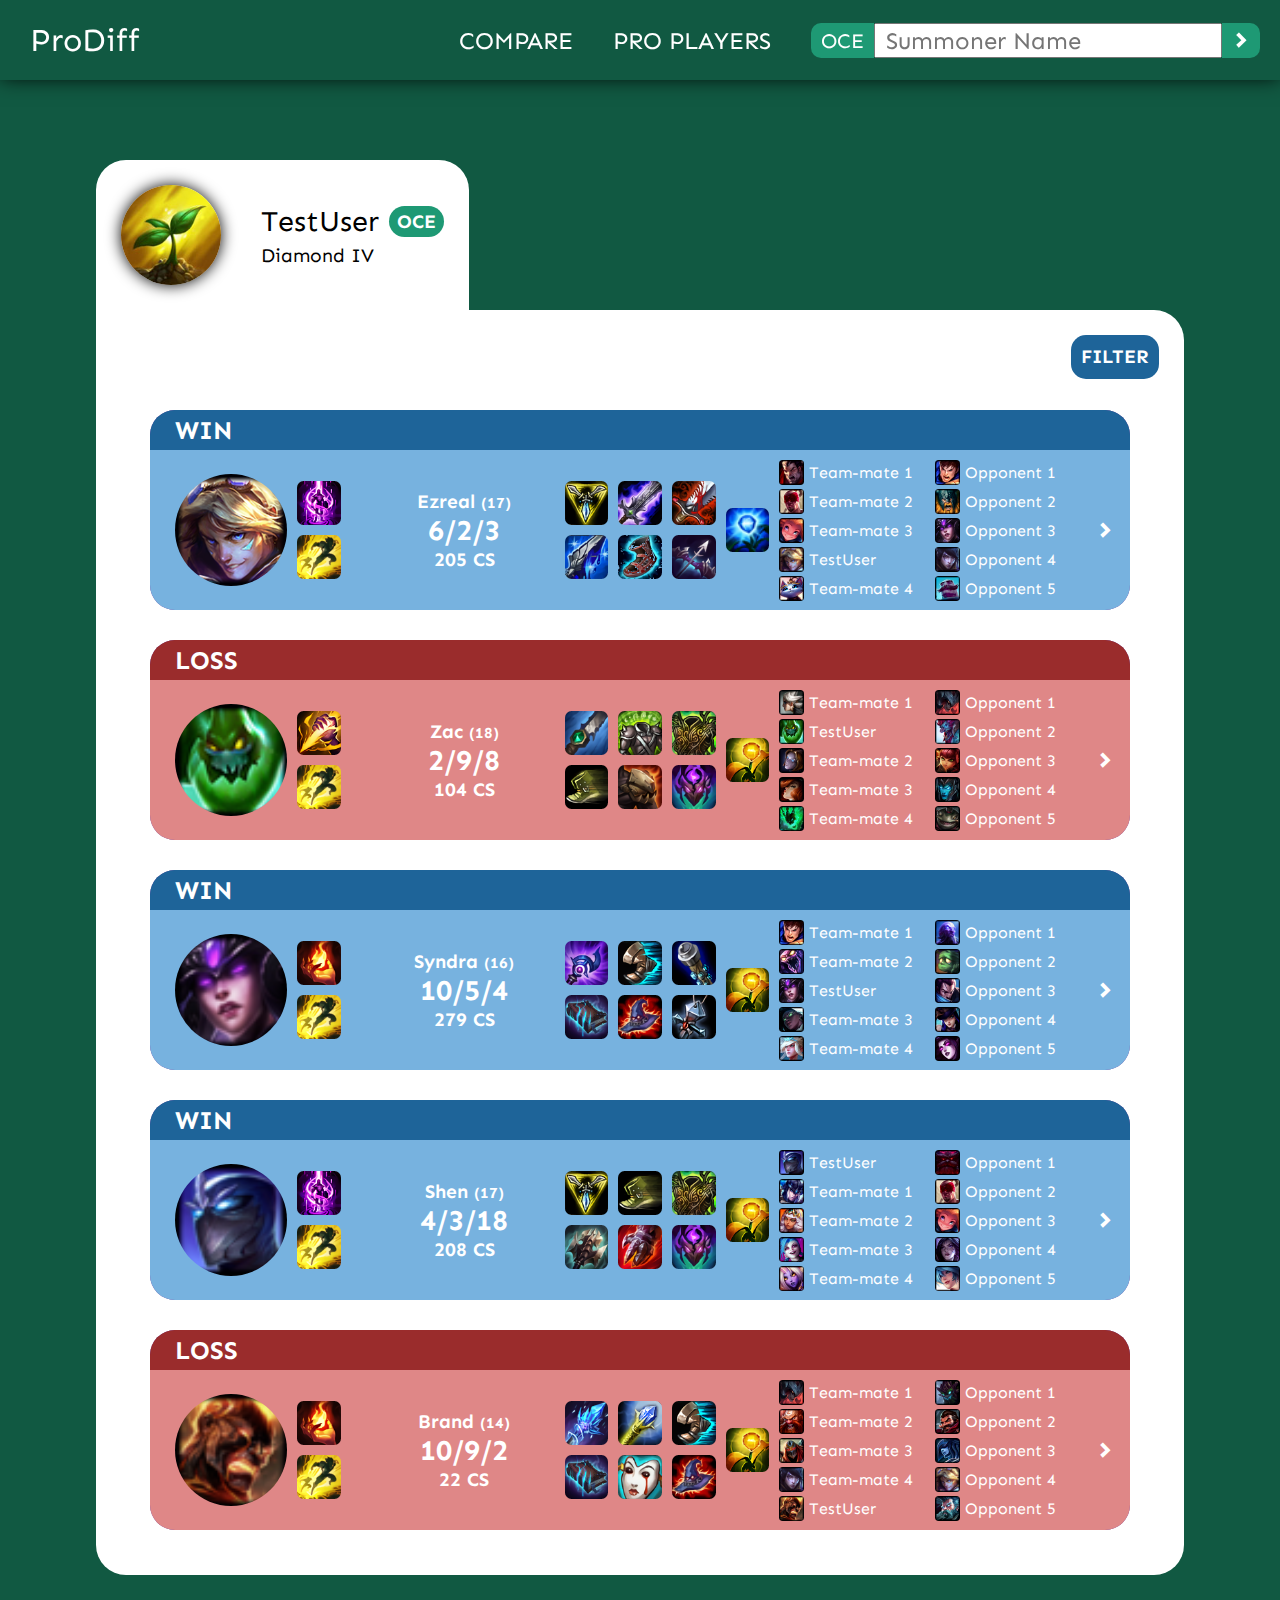
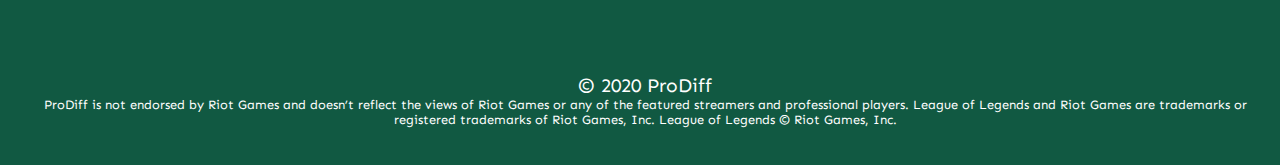
<file: hi-fi-prototype/pages/profile.html>
<!DOCTYPE html>
<html lang="en">
    <head>

        <meta charset="utf-8">

        <title>ProDiff - TestUser Stats</title> <!-- CHANGE THIS AND DELETE COMMENT -->

        <!-- Basic Stylesheet for All Pages -->
        <link rel="stylesheet" href="../stylesheets/base.css">

        <!-- Stylesheet for Profile Page -->
        <link rel="stylesheet" href="../stylesheets/profile.css">

        <!-- SEN Font from Google Fonts -->
        <link href="https://fonts.googleapis.com/css?family=Sen:400,700&display=swap" rel="stylesheet">
        <!-- Righteous Font from Google Fonts -->
        <link href="https://fonts.googleapis.com/css?family=Righteous&display=swap" rel="stylesheet">

    </head>
    <body>

        <!-- Navigation Bar -->
        <div class='top-bar'>

            <div class='menu-button' id='logo-text'><a class='nostyle' href='../index.html'>ProDiff</a></div>
            <div class='menu-button' id='compare-button'><a class='nostyle' href='compare.html'>COMPARE</a></div>
            <div class='menu-button' id='pro-button'><a class='nostyle' href='pros.html'>PRO PLAYERS</a></div>
            <div class='menu-button' id='search-button'><a class='nostyle' href='profile.html'></a>SEARCH</a></div>

            <div class='search-container'>
                <div class='search-bar'>
                    <div class='region-input'>
                        <p class='region-selection'>OCE</p>
                    </div>
                    <input class='search-input' type='text' placeholder='Summoner Name'>
                    <input class='search-button' onclick="location.href='profile.html';" type='button' value='>'>
                </div>
            </div>

        </div>

        <!-- Profile Page -->
        <div class='profile-container'>
        
            <div class='profile-player-container'>

                <div class='profile-img-container'>
                    <img class='profile-img' src='../images/Planty.png' alt='Plant Icon' title='Plant Icon'>
                </div>

                <div class='profile-details'>
                    <div class='profile-player-name'>
                        <p class='player-name'>TestUser</p>
                        <p class='player-region'>OCE</p>
                    </div>
    
                    <div class='profile-player-rank'>
                        Diamond IV
                    </div>
                </div>

            </div>

            <div class='profile-data-container'>

                <div class='filtration-system'>
                    <div class='filter-button'>FILTER</div>
                    <div class='filter-menu'>
                        <div class='filter-champion'>
                            <p>Champion:</p>
                            <select class="champion-dropdown" name="champion-select">
                                <option value="null" selected disabled hidden>----------</option>
                                <option value="champion-1">Champion 1</option>
                                <option value="champion-2">Champion 2</option>
                                <option value="champion-3">Champion 3</option>
                                <option value="champion-4">Champion 4</option>
                                <option value="champion-5">Champion 5</option>
                            </select>
                        </div>

                        <div class='filter-role'>
                            <p>Role:</p>
                            <select class="role-dropdown" name="role-select">
                                <option value="null" selected disabled hidden>----------</option>
                                <option value="top">Top</option>
                                <option value="jg">Jungle</option>
                                <option value="mid">Mid</option>
                                <option value="bot">Bottom</option>
                                <option value="support">Support</option>
                            </select>
                        </div>

                    </div>
                </div>

                <div class='matches-container'>

                    <div class='match'>
                        <div class='match-outcome match-outcome-win'><p class='outcome-text outcome-text-win'>WIN</p></div>
                        <div class='match-detail-wrapper'>
                            <div class='match-details match-win'>

                                <div class='champion-img-container'>
                                     <img class='champion-img' src='../images/Ezreal.png' alt='Ezreal' title='Ezreal'>
                                </div>

                                <div class='summoner-spells-container'>
                                    <div class='ss-img-container'>
                                        <img class='ss-img' src='../images/Teleport.png' alt='Teleport' title='Teleport'>
                                   </div>
                                    <div class='ss-img-container'>
                                        <img class='ss-img' src='../images/Flash.png' alt='Flash' title='Flash'>
                                    </div>
                                </div>

                                <div class='kda-container'>

                                    <p class='champion-name'>Ezreal <span class='level'>(17)</span></p>
                                    <p class='kda'>6/2/3</p>
                                    <p class='cs'>205 CS</p>

                                </div>

                                <div class='item-duo'>
                                    <div class='item-img-container'>
                                        <img class='item-img' src='../images/Trinity_Force.png' alt='Trinity Force' title='Trinity Force'>
                                    </div>
                                    <div class='item-img-container'>
                                        <img class='item-img' src='../images/Muramana.png' alt='Muramana' title='Muramana'>
                                    </div>    
                                </div>
                                <div class='item-duo'>
                                    <div class='item-img-container'>
                                        <img class='item-img' src='../images/Blade_Of_The_Ruined_King.png' alt='Blade of The Ruined King' title='Blade of The Ruined King'>
                                    </div>
                                    <div class='item-img-container'>
                                        <img class='item-img' src='../images/Ionian_Boots_of_Lucidity.png' alt='Ionian Boots of Lucidity' title='Ionian Boots of Lucidity'>
                                    </div>    
                                </div>
                                <div class='item-duo'>
                                    <div class='item-img-container'>
                                        <img class='item-img' src='../images/Bloodthirster.png' alt='Bloodthirster' title='Bloodthirster'>
                                    </div>
                                    <div class='item-img-container'>
                                        <img class='item-img' src='../images/Mortal_Reminder.png' alt='Mortal Reminder' title='Mortal Reminder'>
                                    </div>    
                                </div>

                                <div class='trinket-img-container'>
                                    <img class='trinket-img' src='../images/Farsight_Alteration.png' alt='Farsight Alteration' title='Farsight Alteration'>
                                </div>

                                <div class='teammates-container'>
                                    <div class='teammate'>
                                        <div class='teammate-img-container'>
                                            <img class='teammate-img' src='../images/Darius.png' alt='Darius' title='Darius'>
                                        </div>
                                        <p class='teammate-name'>Team-mate 1</p>
                                    </div>
                                    <div class='teammate'>
                                        <div class='teammate-img-container'>
                                            <img class='teammate-img' src='../images/Lee_Sin.png' alt='Lee Sin' title='Lee Sin'>
                                        </div>
                                        <p class='teammate-name'>Team-mate 2</p>
                                    </div>
                                    <div class='teammate'>
                                        <div class='teammate-img-container'>
                                            <img class='teammate-img' src='../images/Zoe.png' alt='Zoe' title='Zoe'>
                                        </div>
                                        <p class='teammate-name'>Team-mate 3</p>
                                    </div>
                                    <div class='teammate'>
                                        <div class='teammate-img-container'>
                                            <img class='teammate-img' src='../images/Ezreal.png' alt='Ezreal' title='Ezreal'>
                                        </div>
                                        <p class='teammate-name'>TestUser</p>
                                    </div>
                                    <div class='teammate'>
                                        <div class='teammate-img-container'>
                                            <img class='teammate-img' src='../images/Yuumi.png' alt='Yuumi' title='Yuumi'>
                                        </div>
                                        <p class='teammate-name'>Team-mate 4</p>
                                    </div>
                                </div>

                                <div class='opponents-container'>
                                    <div class='opponent'>
                                        <div class='opponent-img-container'>
                                            <img class='opponent-img' src='../images/Garen.png' alt='Garen' title='Garen'>
                                        </div>
                                        <p class='opponent-name'>Opponent 1</p>
                                    </div>
                                    <div class='opponent'>
                                        <div class='opponent-img-container'>
                                            <img class='opponent-img' src='../images/Olaf.png' alt='Olaf' title='Olaf'>
                                        </div>
                                        <p class='opponent-name'>Opponent 2</p>
                                    </div>
                                    <div class='opponent'>
                                        <div class='opponent-img-container'>
                                            <img class='opponent-img' src='../images/Syndra.png' alt='Syndra' title='Syndra'>
                                        </div>
                                        <p class='opponent-name'>Opponent 3</p>
                                    </div>
                                    <div class='opponent'>
                                        <div class='opponent-img-container'>
                                            <img class='opponent-img' src='../images/Aphelios.png' alt='Aphelios' title='Aphelios'>
                                        </div>
                                        <p class='opponent-name'>Opponent 4</p>
                                    </div>
                                    <div class='opponent'>
                                        <div class='opponent-img-container'>
                                            <img class='opponent-img' src='../images/Braum.png' alt='Braum' title='Braum'>
                                        </div>
                                        <p class='opponent-name'>Opponent 5</p>
                                    </div>
                                </div>


                            </div>
                            <input class='comparison-button comparison-win' onclick="location.href='compare.html';" type='button' value='>'>
                        </div>
                    </div>

                    <div class='match'>
                        <div class='match-outcome match-outcome-loss'><p class='outcome-text outcome-text-loss'>LOSS</p></div>
                        <div class='match-detail-wrapper'>
                            <div class='match-details match-loss'>

                                <div class='champion-img-container'>
                                     <img class='champion-img' src='../images/Zac.png' alt='Zac' title='Zac'>
                                </div>

                                <div class='summoner-spells-container'>
                                    <div class='ss-img-container'>
                                        <img class='ss-img' src='../images/Smite.png' alt='Smite' title='Smite'>
                                   </div>
                                    <div class='ss-img-container'>
                                        <img class='ss-img' src='../images/Flash.png' alt='Flash' title='Flash'>
                                    </div>
                                </div>

                                <div class='kda-container'>

                                    <p class='champion-name'>Zac <span class='level'>(18)</span></p>
                                    <p class='kda'>2/9/8</p>
                                    <p class='cs'>104 CS</p>

                                </div>

                                <div class='item-duo'>
                                    <div class='item-img-container'>
                                        <img class='item-img' src='../images/Cinderhulk.png' alt='Cinderhulk' title='Cinderhulk'>
                                    </div>
                                    <div class='item-img-container'>
                                        <img class='item-img' src='../images/Ninja_Tabi.png' alt='Ninja Tabi' title='Ninja Tabi'>
                                    </div>    
                                </div>
                                <div class='item-duo'>
                                    <div class='item-img-container'>
                                        <img class='item-img' src='../images/Spirit_Visage.png' alt='Spirit Visage' title='Spirit Visage'>
                                    </div>
                                    <div class='item-img-container'>
                                        <img class='item-img' src='../images/Dead_Man_Plate.png' alt='Dead Man Plate' title='Dead Man Plate'>
                                    </div>    
                                </div>
                                <div class='item-duo'>
                                    <div class='item-img-container'>
                                        <img class='item-img' src='../images/Warmog_Armour.png' alt='Warmog Armour' title='Warmog Armour'>
                                    </div>
                                    <div class='item-img-container'>
                                        <img class='item-img' src='../images/Abyssal_Mask.png' alt='Abyssal Mask' title='Abyssal Mask'>
                                    </div>    
                                </div>

                                <div class='trinket-img-container'>
                                    <img class='trinket-img' src='../images/Warding_Totem.png' alt='Warding Totem' title='Warding Totem'>
                                </div>

                                <div class='teammates-container'>
                                    <div class='teammate'>
                                        <div class='teammate-img-container'>
                                            <img class='teammate-img' src='../images/Camille.png' alt='Camille' title='Camille'>
                                        </div>
                                        <p class='teammate-name'>Team-mate 1</p>
                                    </div>
                                    <div class='teammate'>
                                        <div class='teammate-img-container'>
                                            <img class='teammate-img' src='../images/Zac.png' alt='Zac' title='Zac'>
                                        </div>
                                        <p class='teammate-name'>TestUser</p>
                                    </div>
                                    <div class='teammate'>
                                        <div class='teammate-img-container'>
                                            <img class='teammate-img' src='../images/Orianna.png' alt='Orianna' title='Orianna'>
                                        </div>
                                        <p class='teammate-name'>Team-mate 2</p>
                                    </div>
                                    <div class='teammate'>
                                        <div class='teammate-img-container'>
                                            <img class='teammate-img' src='../images/Miss_Fortune.png' alt='Miss Fortune' title='Miss Fortune'>
                                        </div>
                                        <p class='teammate-name'>Team-mate 3</p>
                                    </div>
                                    <div class='teammate'>
                                        <div class='teammate-img-container'>
                                            <img class='teammate-img' src='../images/Thresh.png' alt='Thresh' title='Thresh'>
                                        </div>
                                        <p class='teammate-name'>Team-mate 4</p>
                                    </div>
                                </div>

                                <div class='opponents-container'>
                                    <div class='opponent'>
                                        <div class='opponent-img-container'>
                                            <img class='opponent-img' src='../images/Aatrox.png' alt='Aatrox' title='Aatrox'>
                                        </div>
                                        <p class='opponent-name'>Opponent 1</p>
                                    </div>
                                    <div class='opponent'>
                                        <div class='opponent-img-container'>
                                            <img class='opponent-img' src='../images/Trundle.png' alt='Trundle' title='Trundle'>
                                        </div>
                                        <p class='opponent-name'>Opponent 2</p>
                                    </div>
                                    <div class='opponent'>
                                        <div class='opponent-img-container'>
                                            <img class='opponent-img' src='../images/Annie.png' alt='Annie' title='Annie'>
                                        </div>
                                        <p class='opponent-name'>Opponent 3</p>
                                    </div>
                                    <div class='opponent'>
                                        <div class='opponent-img-container'>
                                            <img class='opponent-img' src='../images/Kalista.png' alt='Kalista' title='Kalista'>
                                        </div>
                                        <p class='opponent-name'>Opponent 4</p>
                                    </div>
                                    <div class='opponent'>
                                        <div class='opponent-img-container'>
                                            <img class='opponent-img' src='../images/Tahm_Kench.png' alt='Tahm Kench' title='Tahm Kench'>
                                        </div>
                                        <p class='opponent-name'>Opponent 5</p>
                                    </div>
                                </div>


                            </div>
                            <input class='comparison-button comparison-loss' onclick="location.href='compare.html';" type='button' value='>'>
                        </div>
                    </div>

                    <div class='match'>
                        <div class='match-outcome match-outcome-win'><p class='outcome-text outcome-text-win'>WIN</p></div>
                        <div class='match-detail-wrapper'>
                            <div class='match-details match-win'>

                                <div class='champion-img-container'>
                                     <img class='champion-img' src='../images/Syndra.png' alt='Syndra' title='Syndra'>
                                </div>

                                <div class='summoner-spells-container'>
                                    <div class='ss-img-container'>
                                        <img class='ss-img' src='../images/Ignite.png' alt='Ignite' title='Ignite'>
                                   </div>
                                    <div class='ss-img-container'>
                                        <img class='ss-img' src='../images/Flash.png' alt='Flash' title='Flash'>
                                    </div>
                                </div>

                                <div class='kda-container'>

                                    <p class='champion-name'>Syndra <span class='level'>(16)</span></p>
                                    <p class='kda'>10/5/4</p>
                                    <p class='cs'>279 CS</p>

                                </div>

                                <div class='item-duo'>
                                    <div class='item-img-container'>
                                        <img class='item-img' src='../images/Luden_Echo.png' alt='Luden Echo' title='Luden Echo'>
                                    </div>
                                    <div class='item-img-container'>
                                        <img class='item-img' src='../images/Morellonomicon.png' alt='Morellonomicon' title='Morellonomicon'>
                                    </div>    
                                </div>
                                <div class='item-duo'>
                                    <div class='item-img-container'>
                                        <img class='item-img' src='../images/Sorcerer_Shoes.png' alt='Sorcerer Shoes' title='Sorcerer Shoes'>
                                    </div>
                                    <div class='item-img-container'>
                                        <img class='item-img' src='../images/Rabadon_Deathcap.png' alt='Rabadon Deathcap' title='Rabadon Deathcap'>
                                    </div>    
                                </div>
                                <div class='item-duo'>
                                    <div class='item-img-container'>
                                        <img class='item-img' src='../images/Void_Staff.png' alt='Void Staff' title='Void Staff'>
                                    </div>
                                    <div class='item-img-container'>
                                        <img class='item-img' src='../images/Banshee_Veil.png' alt='Banshee Veil' title='Banshee Veil'>
                                    </div>    
                                </div>

                                <div class='trinket-img-container'>
                                    <img class='trinket-img' src='../images/Warding_Totem.png' alt='Warding Totem' title='Warding Totem'>
                                </div>

                                <div class='teammates-container'>
                                    <div class='teammate'>
                                        <div class='teammate-img-container'>
                                            <img class='teammate-img' src='../images/Garen.png' alt='Garen' title='Garen'>
                                        </div>
                                        <p class='teammate-name'>Team-mate 1</p>
                                    </div>
                                    <div class='teammate'>
                                        <div class='teammate-img-container'>
                                            <img class='teammate-img' src='../images/Skarner.png' alt='Skarner' title='Skarner'>
                                        </div>
                                        <p class='teammate-name'>Team-mate 2</p>
                                    </div>
                                    <div class='teammate'>
                                        <div class='teammate-img-container'>
                                            <img class='teammate-img' src='../images/Syndra.png' alt='Syndra' title='Syndra'>
                                        </div>
                                        <p class='teammate-name'>TestUser</p>
                                    </div>
                                    <div class='teammate'>
                                        <div class='teammate-img-container'>
                                            <img class='teammate-img' src='../images/Senna.png' alt='Senna' title='Senna'>
                                        </div>
                                        <p class='teammate-name'>Team-mate 3</p>
                                    </div>
                                    <div class='teammate'>
                                        <div class='teammate-img-container'>
                                            <img class='teammate-img' src='../images/Janna.png' alt='Janna' title='Janna'>
                                        </div>
                                        <p class='teammate-name'>Team-mate 4</p>
                                    </div>
                                </div>

                                <div class='opponents-container'>
                                    <div class='opponent'>
                                        <div class='opponent-img-container'>
                                            <img class='opponent-img' src='../images/Ryze.png' alt='Ryze' title='Ryze'>
                                        </div>
                                        <p class='opponent-name'>Opponent 1</p>
                                    </div>
                                    <div class='opponent'>
                                        <div class='opponent-img-container'>
                                            <img class='opponent-img' src='../images/Amumu.png' alt='Amumu' title='Amumu'>
                                        </div>
                                        <p class='opponent-name'>Opponent 2</p>
                                    </div>
                                    <div class='opponent'>
                                        <div class='opponent-img-container'>
                                            <img class='opponent-img' src='../images/Yasuo.png' alt='Yasuo' title='Yasuo'>
                                        </div>
                                        <p class='opponent-name'>Opponent 3</p>
                                    </div>
                                    <div class='opponent'>
                                        <div class='opponent-img-container'>
                                            <img class='opponent-img' src='../images/Caitlyn.png' alt='Caitlyn' title='Caitlyn'>
                                        </div>
                                        <p class='opponent-name'>Opponent 4</p>
                                    </div>
                                    <div class='opponent'>
                                        <div class='opponent-img-container'>
                                            <img class='opponent-img' src='../images/Morgana.png' alt='Morgana' title='Morgana'>
                                        </div>
                                        <p class='opponent-name'>Opponent 5</p>
                                    </div>
                                </div>


                            </div>
                            <input class='comparison-button comparison-win' onclick="location.href='compare.html';" type='button' value='>'>
                        </div>
                    </div>

                    <div class='match'>
                        <div class='match-outcome match-outcome-win'><p class='outcome-text outcome-text-win'>WIN</p></div>
                        <div class='match-detail-wrapper'>
                            <div class='match-details match-win'>

                                <div class='champion-img-container'>
                                     <img class='champion-img' src='../images/Shen.png' alt='Shen' title='Shen'>
                                </div>

                                <div class='summoner-spells-container'>
                                    <div class='ss-img-container'>
                                        <img class='ss-img' src='../images/Teleport.png' alt='Teleport' title='Teleport'>
                                   </div>
                                    <div class='ss-img-container'>
                                        <img class='ss-img' src='../images/Flash.png' alt='Flash' title='Flash'>
                                    </div>
                                </div>

                                <div class='kda-container'>

                                    <p class='champion-name'>Shen <span class='level'>(17)</span></p>
                                    <p class='kda'>4/3/18</p>
                                    <p class='cs'>208 CS</p>

                                </div>

                                <div class='item-duo'>
                                    <div class='item-img-container'>
                                        <img class='item-img' src='../images/Trinity_Force.png' alt='Trinity Force' title='Trinity Force'>
                                    </div>
                                    <div class='item-img-container'>
                                        <img class='item-img' src='../images/Titanic_Hydra.png' alt='Titanic Hydra' title='Titanic Hydra'>
                                    </div>    
                                </div>
                                <div class='item-duo'>
                                    <div class='item-img-container'>
                                        <img class='item-img' src='../images/Ninja_Tabi.png' alt='Ninja Tabi' title='Ninja Tabi'>
                                    </div>
                                    <div class='item-img-container'>
                                        <img class='item-img' src='../images/Sterak_Gage.png' alt='Sterak Gage' title='Sterak Gage'>
                                    </div>    
                                </div>
                                <div class='item-duo'>
                                    <div class='item-img-container'>
                                        <img class='item-img' src='../images/Warmog_Armour.png' alt='Warmog Armour' title='Warmog Armour'>
                                    </div>
                                    <div class='item-img-container'>
                                        <img class='item-img' src='../images/Abyssal_Mask.png' alt='Abyssal Mask' title='Abyssal Mask'>
                                    </div>    
                                </div>

                                <div class='trinket-img-container'>
                                    <img class='trinket-img' src='../images/Warding_Totem.png' alt='Warding Totem' title='Warding Totem'>
                                </div>

                                <div class='teammates-container'>
                                    <div class='teammate'>
                                        <div class='teammate-img-container'>
                                            <img class='teammate-img' src='../images/Shen.png' alt='Shen' title='Shen'>
                                        </div>
                                        <p class='teammate-name'>TestUser</p>
                                    </div>
                                    <div class='teammate'>
                                        <div class='teammate-img-container'>
                                            <img class='teammate-img' src='../images/Sejuani.png' alt='Sejuani' title='Sejuani'>
                                        </div>
                                        <p class='teammate-name'>Team-mate 1</p>
                                    </div>
                                    <div class='teammate'>
                                        <div class='teammate-img-container'>
                                            <img class='teammate-img' src='../images/Qiyana.png' alt='Qiyana' title='Qiyana'>
                                        </div>
                                        <p class='teammate-name'>Team-mate 2</p>
                                    </div>
                                    <div class='teammate'>
                                        <div class='teammate-img-container'>
                                            <img class='teammate-img' src='../images/Jinx.png' alt='Jinx' title='Jinx'>
                                        </div>
                                        <p class='teammate-name'>Team-mate 3</p>
                                    </div>
                                    <div class='teammate'>
                                        <div class='teammate-img-container'>
                                            <img class='teammate-img' src='../images/Soraka.png' alt='Soraka' title='Soraka'>
                                        </div>
                                        <p class='teammate-name'>Team-mate 4</p>
                                    </div>
                                </div>

                                <div class='opponents-container'>
                                    <div class='opponent'>
                                        <div class='opponent-img-container'>
                                            <img class='opponent-img' src='../images/Ornn.png' alt='Ornn' title='Ornn'>
                                        </div>
                                        <p class='opponent-name'>Opponent 1</p>
                                    </div>
                                    <div class='opponent'>
                                        <div class='opponent-img-container'>
                                            <img class='opponent-img' src='../images/Lee_Sin.png' alt='Lee Sin' title='Lee Sin'>
                                        </div>
                                        <p class='opponent-name'>Opponent 2</p>
                                    </div>
                                    <div class='opponent'>
                                        <div class='opponent-img-container'>
                                            <img class='opponent-img' src='../images/Zoe.png' alt='Zoe' title='Zoe'>
                                        </div>
                                        <p class='opponent-name'>Opponent 3</p>
                                    </div>
                                    <div class='opponent'>
                                        <div class='opponent-img-container'>
                                            <img class='opponent-img' src='../images/Kaisa.png' alt='Kaisa' title='Kaisa'>
                                        </div>
                                        <p class='opponent-name'>Opponent 4</p>
                                    </div>
                                    <div class='opponent'>
                                        <div class='opponent-img-container'>
                                            <img class='opponent-img' src='../images/Sona.png' alt='Sona' title='Sona'>
                                        </div>
                                        <p class='opponent-name'>Opponent 5</p>
                                    </div>
                                </div>


                            </div>
                            <input class='comparison-button comparison-win' onclick="location.href='compare.html';" type='button' value='>'>
                        </div>
                    </div>

                    <div class='match'>
                        <div class='match-outcome match-outcome-loss'><p class='outcome-text outcome-text-loss'>LOSS</p></div>
                        <div class='match-detail-wrapper'>
                            <div class='match-details match-loss'>

                                <div class='champion-img-container'>
                                     <img class='champion-img' src='../images/Brand.png' alt='Brand' title='Brand'>
                                </div>

                                <div class='summoner-spells-container'>
                                    <div class='ss-img-container'>
                                        <img class='ss-img' src='../images/Ignite.png' alt='Ignite' title='Ignite'>
                                   </div>
                                    <div class='ss-img-container'>
                                        <img class='ss-img' src='../images/Flash.png' alt='Flash' title='Flash'>
                                    </div>
                                </div>

                                <div class='kda-container'>

                                    <p class='champion-name'>Brand <span class='level'>(14)</span></p>
                                    <p class='kda'>10/9/2</p>
                                    <p class='cs'>22 CS</p>

                                </div>

                                <div class='item-duo'>
                                    <div class='item-img-container'>
                                        <img class='item-img' src='../images/Shard_of_True_Ice.png' alt='Shard of True Ice' title='Shard of True Ice'>
                                    </div>
                                    <div class='item-img-container'>
                                        <img class='item-img' src='../images/Morellonomicon.png' alt='Morellonomicon' title='Morellonomicon'>
                                    </div>    
                                </div>
                                <div class='item-duo'>
                                    <div class='item-img-container'>
                                        <img class='item-img' src='../images/Rylai_Crystal_Scepter.png' alt='Rylai Crystal Scepter' title='Rylai Crystal Scepter'>
                                    </div>
                                    <div class='item-img-container'>
                                        <img class='item-img' src='../images/Liandry_Torment.png' alt='Liandry Torment' title='Liandry Torment'>
                                    </div>    
                                </div>
                                <div class='item-duo'>
                                    <div class='item-img-container'>
                                        <img class='item-img' src='../images/Sorcerer_Shoes.png' alt='Sorcerer Shoes' title='Sorcerer Shoes'>
                                    </div>
                                    <div class='item-img-container'>
                                        <img class='item-img' src='../images/Rabadon_Deathcap.png' alt='Rabadon Deathcap' title='Rabadon Deathcap'>
                                    </div>    
                                </div>

                                <div class='trinket-img-container'>
                                    <img class='trinket-img' src='../images/Warding_Totem.png' alt='Warding Totem' title='Warding Totem'>
                                </div>

                                <div class='teammates-container'>
                                    <div class='teammate'>
                                        <div class='teammate-img-container'>
                                            <img class='teammate-img' src='../images/Aatrox.png' alt='Aatrox' title='Aatrox'>
                                        </div>
                                        <p class='teammate-name'>Team-mate 1</p>
                                    </div>
                                    <div class='teammate'>
                                        <div class='teammate-img-container'>
                                            <img class='teammate-img' src='../images/Gragas.png' alt='Gragas' title='Gragas'>
                                        </div>
                                        <p class='teammate-name'>Team-mate 2</p>
                                    </div>
                                    <div class='teammate'>
                                        <div class='teammate-img-container'>
                                            <img class='teammate-img' src='../images/Zed.png' alt='Zed' title='Zed'>
                                        </div>
                                        <p class='teammate-name'>Team-mate 3</p>
                                    </div>
                                    <div class='teammate'>
                                        <div class='teammate-img-container'>
                                            <img class='teammate-img' src='../images/Aphelios.png' alt='Aphelios' title='Aphelios'>
                                        </div>
                                        <p class='teammate-name'>Team-mate 4</p>
                                    </div>
                                    <div class='teammate'>
                                        <div class='teammate-img-container'>
                                            <img class='teammate-img' src='../images/Brand.png' alt='Brand' title='Brand'>
                                        </div>
                                        <p class='teammate-name'>TestUser</p>
                                    </div>
                                </div>

                                <div class='opponents-container'>
                                    <div class='opponent'>
                                        <div class='opponent-img-container'>
                                            <img class='opponent-img' src='../images/Maokai.png' alt='Maokai' title='Maokai'>
                                        </div>
                                        <p class='opponent-name'>Opponent 1</p>
                                    </div>
                                    <div class='opponent'>
                                        <div class='opponent-img-container'>
                                            <img class='opponent-img' src='../images/Graves.png' alt='Graves' title='Graves'>
                                        </div>
                                        <p class='opponent-name'>Opponent 2</p>
                                    </div>
                                    <div class='opponent'>
                                        <div class='opponent-img-container'>
                                            <img class='opponent-img' src='../images/Lissandra.png' alt='Lissandra' title='Lissandra'>
                                        </div>
                                        <p class='opponent-name'>Opponent 3</p>
                                    </div>
                                    <div class='opponent'>
                                        <div class='opponent-img-container'>
                                            <img class='opponent-img' src='../images/Ezreal.png' alt='Ezreal' title='Ezreal'>
                                        </div>
                                        <p class='opponent-name'>Opponent 4</p>
                                    </div>
                                    <div class='opponent'>
                                        <div class='opponent-img-container'>
                                            <img class='opponent-img' src='../images/Zilean.png' alt='Zilean' title='Zilean'>
                                        </div>
                                        <p class='opponent-name'>Opponent 5</p>
                                    </div>
                                </div>


                            </div>
                            <input class='comparison-button comparison-loss' onclick="location.href='compare.html';" type='button' value='>'>
                        </div>
                    </div>

                </div>

            </div>

        </div>


        <div class='bot-bar'>
            <div class='menu-button' id='logo-text'>
                <p class='copyright'>© 2020 ProDiff</p>
                <p class='disclaimer'>
                    ProDiff is not endorsed by Riot Games and doesn’t reflect the views of Riot Games
                    or any of the featured streamers and professional players. 
                    League of Legends and Riot Games are trademarks or registered trademarks of Riot Games, Inc. League of Legends © Riot Games, Inc.
                </p>
            </div>
        </div>

    </body>
</html>
</file>
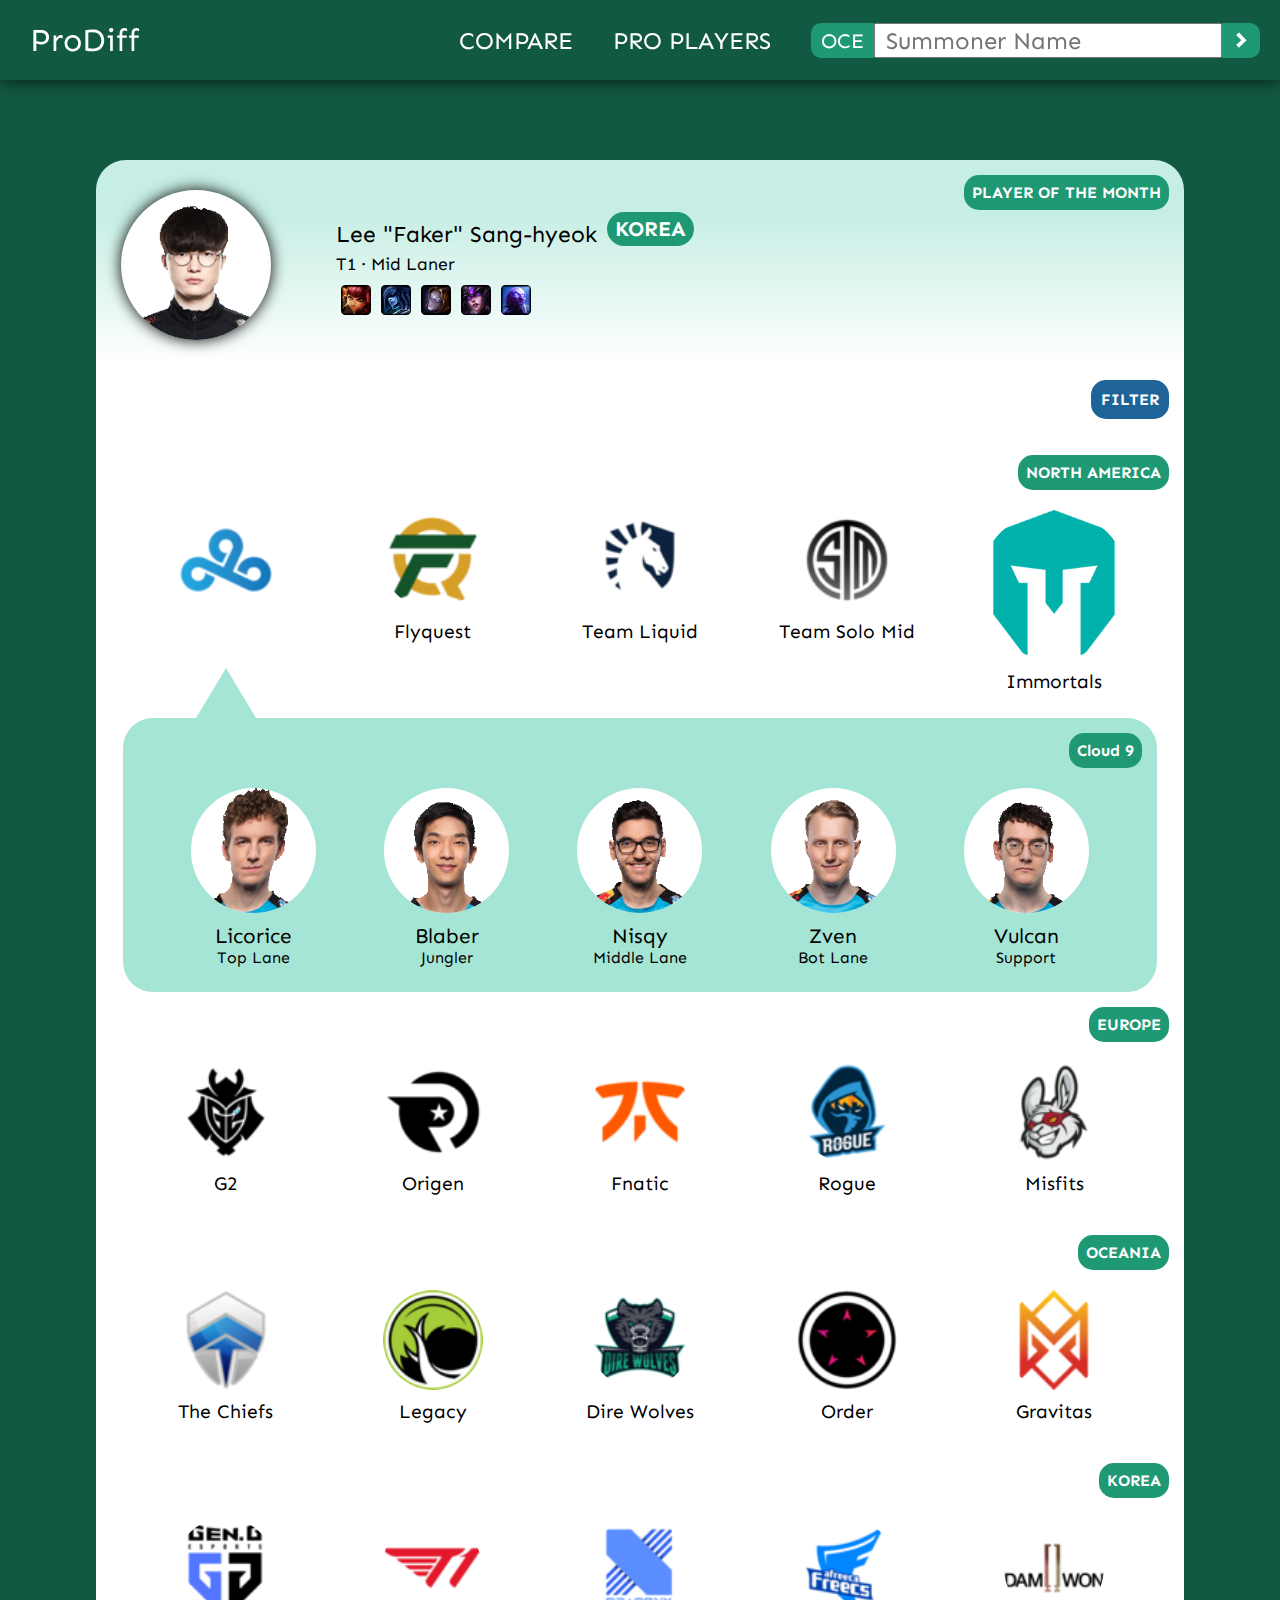
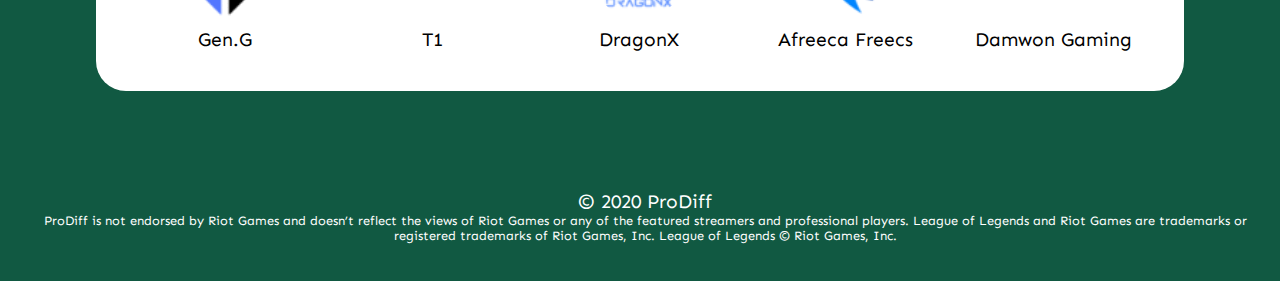
<file: hi-fi-prototype/pages/pros.html>
<!DOCTYPE html>
<html lang="en">
    <head>

        <meta charset="utf-8">

        <title>ProDiff - Template</title> <!-- CHANGE THIS AND DELETE COMMENT -->

        <!-- Basic Stylesheet for All Pages -->
        <link rel="stylesheet" href="../stylesheets/base.css">
        <!-- Pro Team Stylesheet-->
        <link rel="stylesheet" href="../stylesheets/pros.css">

        <!-- SEN Font from Google Fonts -->
        <link href="https://fonts.googleapis.com/css?family=Sen:400,700&display=swap" rel="stylesheet">
        <!-- Righteous Font from Google Fonts -->
        <link href="https://fonts.googleapis.com/css?family=Righteous&display=swap" rel="stylesheet">

    </head>
    <body>

        <!-- Navigation Bar -->
        <div class='top-bar'>
            <div class='menu-button' id='logo-text'><a class='nostyle' href='../index.html'>ProDiff</a></div>
            <div class='menu-button' id='compare-button'><a class='nostyle' href='compare.html'>COMPARE</a></div>
            <div class='menu-button' id='pro-button'><a class='nostyle' href='pros.html'>PRO PLAYERS</a></div>
            <div class='menu-button' id='search-button'><a class='nostyle' href='profile.html'></a>SEARCH</a></div>

            <div class='search-container'>
                <div class='search-bar'>
                    <div class='region-input'>
                        <p class='region-selection'>OCE</p>
                    </div>
                    <input class='search-input' type='text' placeholder='Summoner Name'>
                    <input class='search-button' onclick="location.href='profile.html';" type='button' value='>'>
                </div>
            </div>

        </div>

        <!-- Main Area--> 

        <div class='main-container'>

            <div class='playermon-container'>

                <div class='playermon-title'>PLAYER OF THE MONTH</div>

                <div class='playermon-pic-wrapper'>
                    <img class='playermon-pic' src='../images/Faker.png' alt='Faker' title='Faker'>
                </div> 

                <div class='playermon-desc'>
                    <div class='playermon-details'>
                        <p class='player-name'>Lee "Faker" Sang-hyeok</p>
                        <p class='player-region'>KOREA</p>
                    </div>
    
                    <div class='playermon-info'>
                        <span id='playermon-team'>T1</span> · <span id='playermon-role'>Mid Laner</span>
                    </div>

                    <div class='playermon-champion'>
                        <div class='fav-champ-wrapper'>
                            <img class='fav-champ-img' src='../images/Annie.png' alt='Annie' title='Annie'>
                        </div>
                        <div class='fav-champ-wrapper'>
                            <img class='fav-champ-img' src='../images/Lissandra.png' alt='Lissandra' title='Lissandra'>
                        </div>
                        <div class='fav-champ-wrapper'>
                            <img class='fav-champ-img' src='../images/Orianna.png' alt='Orianna' title='Orianna'>
                        </div>
                        <div class='fav-champ-wrapper'>
                            <img class='fav-champ-img' src='../images/Syndra.png' alt='Syndra' title='Syndra'>
                        </div>
                        <div class='fav-champ-wrapper'>
                            <img class='fav-champ-img' src='../images/Ryze.png' alt='Ryze' title='Ryze'>
                        </div>
                    </div>

                </div>

            </div>

            <div class='regions-container'>

                <div class='filtration-system'>
                    <div class='filter-button'>FILTER</div>
                    <div class='filter-menu'>
                        <div class='filter-champion'>
                            <p>Region:</p>
                            <select class="pro-region-dropdown" name="pro-region-select">
                                <option value="null" selected disabled hidden>----------</option>
                                <option value="region-1">North America</option>
                                <option value="region-2">Europe</option>
                                <option value="region-3">Oceania</option>
                                <option value="region-4">Korea</option>
                            </select>
                        </div>

                        <div class='filter-role'>
                            <p>Role:</p>
                            <select class="role-dropdown" name="role-select">
                                <option value="null" selected disabled hidden>----------</option>
                                <option value="top">Top</option>
                                <option value="jg">Jungle</option>
                                <option value="mid">Mid</option>
                                <option value="bot">Bottom</option>
                                <option value="support">Support</option>
                            </select>
                        </div>

                    </div>
                
                </div>

                <div class='region'>
                    <div class='region-title'>NORTH AMERICA</div>
                    
                    <div class='teams-wrapper'>

                        <div class='team selected'>
                            <div class='team-pic-wrapper'><img class='team-pic' src='../images/Cloud-9.png' alt='Cloud 9' title='Cloud 9'></div>
                            <div class='team-name selected-name'>Cloud 9</div>    
                            <div class='team-selector'></div>
                        </div>

                        <div class='team'>
                            <div class='team-pic-wrapper'><img class='team-pic' src='../images/Fly-quest.png' alt='Flyquest' title='Flyquest'></div>
                            <div class='team-name'>Flyquest</div>    
                        </div>

                        <div class='team'>
                            <div class='team-pic-wrapper'><img class='team-pic' src='../images/T-L.png' alt='Team Liquid' title='Team Liquid'></div>
                            <div class='team-name'>Team Liquid</div>    
                        </div>

                        <div class='team'>
                            <div class='team-pic-wrapper'><img class='team-pic' src='../images/T-SM.png' alt='Team Solo Mid' title='Team Solo Mid'></div>
                            <div class='team-name'>Team Solo Mid</div>    
                        </div>

                        <div class='team'>
                            <div class='team-pic-wrapper'><img class='team-pic' src='../images/immortals.png' alt='Immortals' title='Immortals'></div>
                            <div class='team-name'>Immortals</div>    
                        </div>
                        

                    </div>

                </div>
                

                <div class='full-team-wrapper'>
                    

                    <div class='full-team'>


                        <div class='full-team-title'>Cloud 9</div>
                        
                        <div class='players-wrapper'>

                            <div class='player'>
                                <div class='player-pic-wrapper'><img class='player-pic' src='../images/Licorice.png' alt='Licorice' title='Licorice'></div>
                                <div class='player-name'>Licorice</div>
                                <div class='player-role'>Top Lane</div>    
                            </div>

                            <div class='player'>
                                <div class='player-pic-wrapper'><img class='player-pic' src='../images/Blaber.png' alt='Blaber' title='Blaber'></div>
                                <div class='player-name'>Blaber</div>
                                <div class='player-role'>Jungler</div>    
                            </div>

                            <div class='player'>
                                <div class='player-pic-wrapper'><img class='player-pic' src='../images/Nisqy.png' alt='Nisqy' title='Nisqy'></div>
                                <div class='player-name'>Nisqy</div>
                                <div class='player-role'>Middle Lane</div>    
                            </div>

                            <div class='player'>
                                <div class='player-pic-wrapper'><img class='player-pic' src='../images/Zven.png' alt='Zven' title='Zven'></div>
                                <div class='player-name'>Zven</div>
                                <div class='player-role'>Bot Lane</div>    
                            </div>

                            <div class='player'>
                                <div class='player-pic-wrapper'><img class='player-pic' src='../images/Vulcan.png' alt='Vulcan' title='Vulcan'></div>
                                <div class='player-name'>Vulcan</div>
                                <div class='player-role'>Support</div>    
                            </div>

                        </div>
                    </div>
                </div>



                <div class='region'>
                    <div class='region-title'>EUROPE</div>
                    
                    <div class='teams-wrapper'>

                        <div class='team'>
                            <div class='team-pic-wrapper'><img class='team-pic' src='../images/G2.png' alt='G2' title='G2'></div>
                            <div class='team-name'>G2</div>    
                        </div>

                        <div class='team'>
                            <div class='team-pic-wrapper'><img class='team-pic' src='../images/Origen.png' alt='Origen' title='Origen'></div>
                            <div class='team-name'>Origen</div>    
                        </div>

                        <div class='team'>
                            <div class='team-pic-wrapper'><img class='team-pic' src='../images/Fnatic.png' alt='Fnatic' title='Fnatic'></div>
                            <div class='team-name'>Fnatic</div>    
                        </div>

                        <div class='team'>
                            <div class='team-pic-wrapper'><img class='team-pic' src='../images/Rogue.png' alt='Rogue' title='Rogue'></div>
                            <div class='team-name'>Rogue</div>    
                        </div>

                        <div class='team'>
                            <div class='team-pic-wrapper'><img class='team-pic' src='../images/Misfits.png' alt='Misfits' title='Misfits'></div>
                            <div class='team-name'>Misfits</div>    
                        </div>
                        

                    </div>

                </div>

                <div class='region'>
                    <div class='region-title'>OCEANIA</div>
                    
                    <div class='teams-wrapper'>

                        <div class='team'>
                            <div class='team-pic-wrapper'><img class='team-pic' src='../images/The-Chiefs.png' alt='The Chiefs' title='The Chiefs'></div>
                            <div class='team-name'>The Chiefs</div>    
                        </div>

                        <div class='team'>
                            <div class='team-pic-wrapper'><img class='team-pic' src='../images/Legacy.png' alt='Legacy Esports' title='Legacy Esports'></div>
                            <div class='team-name'>Legacy</div>    
                        </div>

                        <div class='team'>
                            <div class='team-pic-wrapper'><img class='team-pic' src='../images/Dire-Wolves.png' alt='Dire Wolves' title='Dire Wolves'></div>
                            <div class='team-name'>Dire Wolves</div>    
                        </div>

                        <div class='team'>
                            <div class='team-pic-wrapper'><img class='team-pic' src='../images/Order.png' alt='Order' title='Order'></div>
                            <div class='team-name'>Order</div>    
                        </div>

                        <div class='team'>
                            <div class='team-pic-wrapper'><img class='team-pic' src='../images/Gravitas.png' alt='Gravitas' title='Gravitas'></div>
                            <div class='team-name'>Gravitas</div>    
                        </div>
                        

                    </div>

                </div>

                <div class='region'>
                    <div class='region-title'>KOREA</div>
                    
                    <div class='teams-wrapper'>

                        <div class='team'>
                            <div class='team-pic-wrapper'><img class='team-pic' src='../images/GenG.png' alt='Gen.G' title='Gen.G'></div>
                            <div class='team-name'>Gen.G</div>    
                        </div>

                        <div class='team'>
                            <div class='team-pic-wrapper'><img class='team-pic' src='../images/T1.png' alt='T1' title='T1'></div>
                            <div class='team-name'>T1</div>    
                        </div>

                        <div class='team'>
                            <div class='team-pic-wrapper'><img class='team-pic' src='../images/DRX.png' alt='DragonX' title='DragonX'></div>
                            <div class='team-name'>DragonX</div>    
                        </div>

                        <div class='team'>
                            <div class='team-pic-wrapper'><img class='team-pic' src='../images/AF.png' alt='Afreeca Freecs' title='Afreeca Freecs'></div>
                            <div class='team-name'>Afreeca Freecs</div>    
                        </div>

                        <div class='team'>
                            <div class='team-pic-wrapper'><img class='team-pic' src='../images/Damwon.png' alt='Damwon Gaming' title='Damwon Gaming'></div>
                            <div class='team-name'>Damwon Gaming</div>    
                        </div>
                        

                    </div>

                </div>

            </div>

        </div>

        <div class='bot-bar'>
            <div class='menu-button' id='logo-text'>
                <p class='copyright'>© 2020 ProDiff</p>
                <p class='disclaimer'>
                    ProDiff is not endorsed by Riot Games and doesn’t reflect the views of Riot Games
                    or any of the featured streamers and professional players. 
                    League of Legends and Riot Games are trademarks or registered trademarks of Riot Games, Inc. League of Legends © Riot Games, Inc.
                </p>
            </div>
        </div>

        
    </body>
</html>
</file>
<file: hi-fi-prototype/stylesheets/base.css>
* {
    padding : 0px;
    margin: 0px;
}

a.nostyle:link {
    text-decoration: inherit;
    color: inherit;
}

a.nostyle:visited {
    text-decoration: inherit;
    color: inherit;
}

body {
    overflow-x: hidden;
    background-color: #115942;
}

.top-bar {

    position: fixed;
    top: 0px;

    display: flex;
    justify-content: flex-end;
    align-items: center;

    z-index: 9999;

    overflow: auto;

    width: 100vw;
    min-height: 80px;
    height: auto;

    background-color: #115942;
    box-shadow: 0px -3px 20px black;


}

.menu-button {

    color: white;
    font-family: 'Sen', sans-serif;
    font-size: 1.5em;
    text-align: center;

    padding: 0px 20px 0px 20px;

}

#compare-button {
    margin-left: auto;
}

#logo-text {

    font-size: 2em;
    margin-left: 10px;

}

.bot-bar {

    display: flex;
    justify-content: center;
    align-items: center;

    width: 100vw;
    height: 10vh;

    padding-top: 80px;
    padding-bottom: 20px;

    background-color: #115942;
    
}

.copyright {

    color: white;
    font-family: 'Sen', sans-serif;
    font-size: 0.6em;

}

.disclaimer {

    color: white;
    font-family: 'Sen', sans-serif;
    font-size: 0.4em;

}

#search-button {
    display: inline;
}

.search-container {

    margin: 20px;
    display: none;
    flex-direction: row;
    align-items: center;

}

.search-input {

    box-sizing: border-box;

    vertical-align: middle;  

    font-family: 'Sen', sans-serif;
    font-size: 1.5em;

    width: 100%;
    height: 100%;
    padding: 5px 10px 5px 10px;

}

.search-bar {
    
    display: flex;
    width: 100%;
    height: 35px;
 
}

.search-button {

    box-sizing: border-box;
    padding: 0;

    height: 100%;
    width: 50px;

    color: white;
    background-color: #1E9974;
    font-family: 'Righteous', cursive;
    font-size: 1.6em;

    border: none;
    border-radius: 0px 10px 10px 0px;

}

.search-button:hover {

    background-color: rgb(22, 111, 84);

}



.region-input {

    box-sizing: border-box;
    padding: 5px;

    height: 100%;
    width: 80px;

    background-color: #1E9974;
    border-radius: 10px 0px 0px 10px;

}

.region-selection {

    height: auto;
    width: 100%;

    text-align: center;

    font-family: 'Sen', sans-serif;
    font-size: 1.3em;

    color: white;

}
</file>
<file: hi-fi-prototype/stylesheets/compare-stats.css>
.compare-container {
    margin-top: 160px;
    padding: 0 7.5% 0 7.5%;

    width: 85%;
    height: auto;

    display: flex;
}

.compare-container-wrapper {
    background-color: white;
    border-radius: 30px;
    padding: 20px 10px;
    width: 100%;

    display: flex;
    flex-direction: column;
}

.players {
    width: 100%;

    display: flex;
    flex-direction: row;
}

.player-one {
    padding: 5px 20px 5px 10px;
    width: 50%;
    height: auto;
    border-right: 1px solid darkgrey;

    display: flex;
    flex-direction: column;

    overflow: hidden;
}

.player-two {
    padding: 5px 10px 5px 20px;
    width: 50%;
    height: auto;
    border-left: 1px solid darkgrey;
    text-align: right;

    display: flex;
    flex-direction: column;

    overflow: hidden;
}

.player-one-info {
    padding: 20px;

    display: flex;
    flex-direction: row;
}

.player-two-info {
    padding: 20px;
    display: flex;
    flex-direction: row-reverse;
}

.player-icon {
    border-radius: 50%;
    overflow: hidden;
    box-shadow: 0px 0px 15px black;
    max-width: 100px;
    min-width: 80px;

    display: flex;
    align-items: center;
    justify-content: center;

}

.player-icon-image {
    width: 100%;
    height: 100%;
}

.player-one-icon {
    margin-right: 25px;
}

.player-two-icon {
    margin-left: 25px;
}

.player-desc {
    color: rgb(36, 36, 36);
    font-size: 1.3em;
    font-family: 'Sen', sans-serif;

    display: flex;
    justify-content: center;
    flex-direction: column;
}

.player-name {
    display: flex;
    padding-bottom: 5px;
}

.player-region {
    margin: 0 10px;
    padding: 4px 8px 4px 8px;

    font-size: 0.8em;
    font-weight: 700;
    color: white;

    background-color: #1E9974;

    border-radius: 500px;
}

.player-champion {
    background-color: red;
    border-radius: 35px;
    padding: 20px;
    flex-direction: row-reverse;
    display: flex;
}

.champion-img-container {
    margin: 0px 15px 0px 15px;
    max-width: 80px;
    min-width: 75px;
    border-radius: 50%;
    overflow: hidden;
    width: 12.5%;
    display: flex;
    align-items: center;
    justify-content: center;
}

.champion-img {
    width: 100%;
    height: 100%;
}

.champion-info {
    font-family: 'Sen', sans-serif;
    font-size: 2em;
    color: #424242;
    margin-left: 20px;
    margin-right: 20px;

    display: flex;
    align-items: center;
}

.player-two-champ {
    flex-direction: row;
}

.player-kda {
    padding: 20px;
    font-family: 'Sen', sans-serif;
    font-size: 1.5em;
    color: #424242;

    display: flex;
    flex-direction: row;
    justify-content: space-between;
    align-items: center;
}

.level {
    display: flex;
    flex-direction: column;
    align-items: center;
}

.item-order {
    padding: 20px;

    display: flex;
    flex-direction: column;
}

.item-row {
    margin: 10px 0;

    display: flex;
    justify-content: space-between;
}



.arrow {
    font-family: 'Sen', sans-serif;
    font-weight: 700;

    display: flex;
    align-items: center;
}

.graphs {
    box-sizing: border-box;
    width: 100%;
    padding: 50px;

    display: flex;
    justify-content: space-around;
    align-items: center;
}

.graph-img-container {
    width: 30%;
}

.graph-img {
    width: 100%;
    height: 100%;
}

.overlay-button {
    padding: 4px 8px 4px 8px;

    font-family: 'Sen', sans-serif;
    font-size: 1.5em;
    font-weight: 700;
    color: white;

    background-color: rgb(30, 100, 153);

    border-radius: 500px;
    border: none;
}

.overlay-button:hover {
    background-color: rgb(30, 126, 199);
}

/* MEDIA QUERIES */
@media screen and (min-width: 1220px) {

    #search-button {

        display: none;

    }

    .search-container {

        display: flex;

    }

}


.outcome-container {
    width: 100%;
    height: 140px;
    margin-top: 10px;
    border-radius: 25px;
    overflow: hidden;
    background-color: red;
}

.match-outcome {
    width: 100%;
    height: 25%;
    background-color: lightseagreen;

    display: flex;
    align-items: center;
}

.outcome-text {
    padding-left: 25px;
    color: white;
    font-family: 'Sen', sans-serif;
    font-size: 1.4em;
    font-weight: 700;
}

.match-outcome-win {
    background-color: #1e6499;
}

.match-outcome-loss {
    background-color: #9a2c2c;
}

.match-details {
    width: 100%;
    height: 75%;

    display: flex;
    align-items: center;
}

.match-details-win {
    background-color: #77b2df;
}

.match-details-loss {
    background-color: #df8787;
}

.summoner-spells-container {
    width: 34px;
    min-width: 31px;
    margin-left: 6px;

    display:flex;
    flex-direction: column;
    justify-content: space-between;
}

.ss-img-container {
    width: 100%;
    margin: 3px 0;
    border-radius: 15%;
    overflow: hidden;
    
    display: flex;
}

.ss-img {
    width: 100%;
    height: 100%;
}

.kda-container {
    height: 70%;
    width: 30%;
    margin-left: auto;
    margin-right: auto;

    font-family: 'Sen', sans-serif;
    font-size: 1em;
    font-weight: 700;
    color: white;
    text-align: center;

    display: flex;
    flex-direction: column;
    align-items: center;
    justify-content: center;
}

.champion-name {
    font-size: 1.2em;
}

.kda {
    font-size: 1.5em;
}

.cs-container {
    height: 70%;
    width: 30%;
    margin-left: auto;
    margin-right: auto;

    font-family: 'Sen', sans-serif;
    font-size: 1.2em;
    font-weight: 700;
    color: white;
    text-align: center;

    display: flex;
    flex-direction: column;
    align-items: center;
    justify-content: center;
}

.champion-name {
    font-size: 1.2em;
}

.kda {
    font-size: 1.5em;
}

.match-date {
    
    margin-right: 25px;
    margin-left: auto;

    font-family: 'Sen', sans-serif;
    font-size: 1.2em;
    font-weight: 700;
    color: white;
}

.skillorder-container {
    width: 100%;
    height: 180px;
    margin-top: 10px;
    border-radius: 25px;
    overflow: hidden;
    background-color: red;
}

.so-header {
    width: 100%;
    height: 20%;
    background-color: #115942;

    display: flex;
    align-items: center;
}

.header-text {
    padding-left: 25px;
    color: white;
    font-family: 'Sen', sans-serif;
    font-size: 1.4em;
    font-weight: 700;
}

.so-details {
    width: 100%;
    height: 80%;

    display: flex;
    align-items: center;
    justify-content: center;

    background-color: #a5e5d5;
}

.skill-matrix {
    color: black;
    font-family: 'Sen', sans-serif;
    font-size: 1.2em;
    font-weight: 500;
    
    transform: scale(1.1);
    display: grid;
    width: 475px;
    height: 100px;
    background-color: red;
    grid-template-columns: repeat(19, 25px);
    grid-template-rows: repeat(4, 25px);
}

.skill-item {
    display: flex;
    align-items: center;
    justify-content: center;
    width: 100%;
    height: 100%;
    background-color: white;
    border: 1px solid black;
}

.skill-name {

    background-color: #115942;
    color: white;

}

.skill-chosen {

    background-color: #a5e5d5;

}

.itembox-container {
    width: 100%;
    height: 130px;
    margin-top: 10px;
    border-radius: 25px;
    overflow: hidden;
    background-color: red;
}

.item-header {
    width: 100%;
    height: 30%;
    background-color: #115942;

    display: flex;
    align-items: center;
}

.item-details {
    width: 100%;
    height: 70%;

    display: flex;
    align-items: center;
    justify-content: space-evenly;

    background-color: #a5e5d5;
}

.item-img-container {
    max-width: 65px;
    min-width: 60px;

    border-radius: 18px;
    overflow: hidden;

    display: flex;
    justify-content: center;
    align-items: center;
}

.item-img {
    width: 100%;
    height: 100%;
}

.team-container {

    width: 100%;
    height: auto;

    display: flex;
    flex-direction: row;
    justify-content: space-evenly;

}

.teamobj-container {
    width: 48%;
    height: 150px;
    margin-top: 10px;
    border-radius: 25px;
    overflow: hidden;
    background-color: blue;
}

.to-header {
    width: 100%;
    height: 20%;
    background-color: #115942;

    display: flex;
    align-items: center;
    justify-content: center;
}

.to-details {
    width: 100%;
    height: 80%;
    
    color: black;
    font-family: 'Sen', sans-serif;
    font-size: 1.4em;
    font-weight: 700;

    display: flex;
    flex-direction: column;
    align-items: center;
    justify-content: center;

    background-color: #a5e5d5;
}

.team-text {
    padding-left: 0px;
}

.rune-container {
    width: 34px;
    min-width: 31px;
    margin-left: 12px;

    display:flex;
    flex-direction: column;
    justify-content: space-between;
}

.rune-img-container {
    width: 100%;
    margin: 3px 0;
    border-radius: 50%;
    overflow: hidden;
    
    display: flex;
}

.rune-img {
    width: 100%;
    height: 100%;
}
</file>
<file: hi-fi-prototype/stylesheets/compare.css>
.player-container {

    margin-top: 160px;
    padding: 0 7.5% 0 7.5%;

    width: 85%;
    height: auto;

    display: flex;
    
}

.player-container-wrapper {

    background-color: white;
    border-radius: 30px;
    padding: 20px 10px;
    width: 100%;

    display: flex;
    flex-direction: row;

    overflow: hidden;

}

.player-one {
    padding: 5px 20px 5px 10px;
    width: 50%;
    height: auto;
    border-right: 1px solid darkgrey;

    display: flex;
    flex-direction: column;

    overflow: hidden;
}

.player-two {
    padding: 5px 10px 5px 20px;
    width: 50%;
    height: auto;
    border-left: 1px solid darkgrey;
    text-align: right;

    display: flex;
    flex-direction: column;

    overflow: hidden;
}

.player-one-info {

    padding: 20px;
    display: flex;
    flex-direction: row;

}

.player-two-info {
    padding: 20px;

    display: flex;
    flex-direction: row-reverse;
}

.player-icon {
    border-radius: 50%;
    overflow: hidden;
    box-shadow: 0px 0px 15px black;
    max-width: 100px;
    min-width: 80px;

    display: flex;
    align-items: center;
    justify-content: center;

}

.player-icon-image {
    width: 100%;
    height: 100%;
}

.player-one-icon {
    margin-right: 25px;
}

.player-two-icon {
    margin-left: 25px;
}

.player-desc {
    color: rgb(36, 36, 36);
    font-size: 1.3em;
    font-family: 'Sen', sans-serif;

    display: flex;
    justify-content: center;
    flex-direction: column;
}

.player-name {
    display: flex;
    padding-bottom: 5px;
}

.player-region {
    margin: 0 10px;
    padding: 4px 8px 4px 8px;

    font-size: 0.8em;
    font-weight: 700;
    color: white;

    background-color: #1E9974;

    border-radius: 500px;
}

.matches-container {
    width: 100%;
}

.match {
    width: 100%;
    height: 120px;
    margin-top: 25px;
    border-radius: 25px;
    overflow: hidden;
}

.match-outcome {
    width: 100%;
    height: 20%;
    background-color: lightseagreen;

    display: flex;
    align-items: center;
}

.outcome-text {
    margin-left: 25px;
    color: white;
    font-family: 'Sen', sans-serif;
    font-size: 1.2em;
    font-weight: 700;
}

.match-outcome-win {
    background-color: #1e6499;
}

.match-outcome-loss {
    background-color: #9a2c2c;
}

.match-details {
    width: 100%;
    height: 80%;

    display: flex;
    align-items: center;
    flex-direction: row-reverse;
}

.match-details-win {
    background-color: #77b2df;
}

.match-details-loss {
    background-color: #df8787;
}

.champion-img-container {
    border-radius: 50%;
    width: 12.5%;
    
    max-width: 62px;
    min-width: 56px;

    margin-left: 15px;
    overflow: hidden;
}

.champion-img {
    width: 100%;
    height: 100%;

    display: flex;
}

.summoner-spells-container {
    width: 27px;
    min-width: 24px;
    margin-left: 6px;

    display:flex;
    flex-direction: column;
    justify-content: space-between;
}

.ss-img-container {
    width: 100%;
    margin: 3px 0;
    border-radius: 15%;
    overflow: hidden;
    
    display: flex;
}

.ss-img {
    width: 100%;
    height: 100%;
}

.kda-container {
    height: 70%;
    width: 30%;
    margin-left: auto;
    margin-right: auto;

    font-family: 'Sen', sans-serif;
    font-size: 0.8em;
    font-weight: 700;
    color: white;
    text-align: center;

    display: flex;
    flex-direction: column;
    align-items: center;
    justify-content: center;
}

.champion-name {
    font-size: 1.2em;
}

.kda {
    font-size: 1.5em;
}

.item {
    width: 27px;
}

.item-duo {
    width: 27px;
    min-width: 24px;
    margin-left: 6px;

    display: flex;
    flex-direction: column;
    align-items: center;
    justify-content: center;
}

.item-img-container {
    /* height: 45%; */
    width: 100%;

    display: flex;
    align-items: center;
    justify-content: center;

    margin: 3px 0 3px 0;

    overflow: hidden;
    border-radius: 15%;
}

.item-img {
    width: 100%;
    height: 100%;
}

.trinket-img-container {

    width: 27px;
    min-width: 24px;

    margin-left: 6px;
    margin-right: 6px;
    
    display: flex;
    align-items: center;
    justify-content: center;

    overflow: hidden;
    border-radius: 15%;
}

.trinket-img {
    height: 100%;
    width: 100%;
}

.comparison-button {
    width: 5%;
    height: 100%;

    color: white;
    font-family: 'Righteous', cursive;
    font-size: 1.6em;

    border: none;
}

.comparison-win {
    background-color: #77b2df;
}

.comparison-loss {
    background-color: #df8787;
}

.comparison-win:hover {
    background-color: #3f81b3;
}

.comparison-loss:hover {
    background-color: #b64f4f;
}


/* MEDIA QUERIES */
@media screen and (min-width: 1220px) {

    #search-button {

        display: none;

    }

    .search-container {

        display: flex;

    }

}
</file>
<file: hi-fi-prototype/stylesheets/profile.css>
.profile-container {

    margin-top: 160px;
    padding: 0 7.5% 0 7.5%;
    

    display: flex;
    flex-direction: column;

    align-items: flex-start;
    justify-content: flex-start;

    width: 85%;
    height: auto;

}

.profile-player-container {

    height: 150px;

    padding: 0 25px 0 25px;

    background-color: white;

    border-radius: 30px 30px 0px 0px;

    display: flex;
    align-items: center;

    overflow: hidden;

}

.profile-img-container {

    overflow: hidden;

    border-radius: 50%;

    margin-right: 25px;

    box-shadow: 0px 0px 15px black;

    max-width: 100px;
    min-width: 80px;

    display: flex;
    align-items: center;
    justify-content: center;

}

.profile-img {

    height: 100%;
    width: 100%;

}

.profile-details {
    
    margin-left: 15px;
    font-family: 'Sen', sans-serif;

}

.profile-player-name {

    display: flex;
    align-items: center;
    padding-bottom: 5px;

}

.player-name {

    font-size: 1.8em;

}

.player-region {

    margin-left: 10px;
    padding: 4px 8px 4px 8px;

    font-size: 1.2em;
    font-weight: 700;
    color: white;

    background-color: #1E9974;

    border-radius: 500px;

}

.profile-player-rank {
    font-size: 1.2em;
}

.profile-data-container {

    width: 100%;
    height: auto;
    background-color: white;

    display: flex;
    justify-content: center;

    position: relative;

    border-radius: 0 30px 30px 30px;
    padding-bottom: 15px;

}

/* FILTRATION */

.filtration-system {
    
    height: auto;
    width: auto;

}

.filter-button {

    display: inline-block;
    position: absolute;
    right: 25px;
    top: 25px;
    /* margin: 10px; */
    padding: 10px;

    height: 24px;
    width: auto;

    font-family: 'Sen', sans-serif;
    font-size: 1.2em;
    font-weight: 700;

    background-color: rgb(30, 100, 153);
    color: white;

    border-radius: 15px;

    z-index: 10;

}

.filter-menu {

    visibility: hidden;

    display: flex;
    flex-direction: column;
    align-items: flex-end;
    justify-content: center;

    position: absolute;
    right: 25px;
    top: 55px;
    
    
    height: 100px;
    width: 300px;

    background-color: rgb(30, 100, 153);;

    border-radius: 25px 0px 25px 25px;

    z-index: 10;

}

.filter-menu:hover {

    visibility: visible;

}

.filter-button:hover ~ .filter-menu {

    visibility: visible;

}


.filter-champion {

    display: flex;

    font-family: 'Sen', sans-serif;
    font-size: 1.4em;
    color: white;

    margin-left: 5%;
    margin-right: 5%;
    padding-bottom: 5px;
}

.filter-role {

    display: flex;

    font-family: 'Sen', sans-serif;
    font-size: 1.4em;
    color: white;

    margin-left: 5%;
    margin-right: 5%;
    padding-top: 5px;

}

.champion-dropdown, .role-dropdown  {

    width: 150px;
    margin-left: 5px;

}

/* MATCHES */

.matches-container {

    width: 90%;
    height: auto;

    margin-top: 100px;

}

.match {

    display: flex;
    flex-direction: column;

    width: 100%;
    height: 200px;

    border-radius: 25px;
    overflow: hidden;

    margin-bottom: 30px;

    background-color: rebeccapurple;

}

.match-outcome {

    display: flex;
    align-items: center;

    width: 100%;
    height: 20%;

}

.match-outcome-win {

    background-color: #1e6499;

}

.match-outcome-loss {

    background-color: #9a2c2c;

}

.outcome-text {
    
    margin-left: 25px;

    font-family: 'Sen', sans-serif;
    font-size: 1.6em;
    font-weight: 700;
    color: white;
}

.match-detail-wrapper {

    display: flex;
    align-items: center;
    
    width:100%;
    height: 80%;

}

.match-details {

    display: flex;
    align-items: center;

    width: 95%;
    height: 100%;

}

.match-win {
    background-color: #77b2df;
}

.match-loss {
    background-color: #df8787;
}

.comparison-button {

    width: 5%;
    height: 100%;

    color: white;
    font-family: 'Righteous', cursive;
    font-size: 1.6em;

    border: none;

}

.comparison-win {

    background-color: #77b2df;

}

.comparison-loss {

    background-color: #df8787;

}

.comparison-win:hover {

    background-color: #3f81b3;

}

.comparison-loss:hover {

    background-color: #b64f4f;

}

.champion-img-container {

    width: 12.5%;
    max-width: 112px;
    min-width: 90px;

    display: flex;
    align-items: center;
    justify-content: center;

    margin-left: 25px;

    overflow: hidden;
    border-radius: 50%;

}

.champion-img {

    height: 100%;
    width: 100%;

}

.summoner-spells-container {

    width: 45px;
    min-width: 40px;

    margin-left: 10px;
    margin-right: 5px;

    display: flex;
    flex-direction: column;
    align-items: center;
    justify-content: space-between;

}

.ss-img-container {

    /* height: 45%; */
    width: 100%;

    display: flex;
    align-items: center;
    justify-content: center;

    margin: 5px 0 5px 0;

    overflow: hidden;
    border-radius: 15%;

}

.ss-img {

    height: 100%;
    width: 100%;

}

.kda-container {

    height: 70%;
    width: 20%;
    margin-left: 3%;
    margin-right: auto;

    display: flex;
    flex-direction: column;
    justify-content: center;
    align-items: center;

    font-family: 'Sen', sans-serif;
    font-size: 1.2em;
    font-weight: 700;
    color: white;
    text-align: center;

}

.level {

    font-size: 0.8em;

}

.kda {

    font-size: 1.5em;

}

.item-duo {

    width: 45px;
    min-width: 40px;

    margin-left: 10px;

    display: flex;
    flex-direction: column;
    align-items: center;
    justify-content: center;

}

.item-img-container {

    /* height: 45%; */
    width: 100%;

    display: flex;
    align-items: center;
    justify-content: center;

    margin: 5px 0 5px 0;

    overflow: hidden;
    border-radius: 15%;

}

.item-img {

    height: 100%;
    width: 100%;

}

.trinket-img-container {

    width: 45px;
    min-width: 40px;

    margin-left: 10px;
    margin-right: 10px;
    
    display: flex;
    align-items: center;
    justify-content: center;

    overflow: hidden;
    border-radius: 15%;

}

.trinket-img {

    height: 100%;
    width: 100%;

}

.teammates-container, .opponents-container {

    /* height: 90%; */
    /* max-height: 90%; */
    width: 150px;

    margin-left: auto;

    display: flex;
    flex-direction: column;

}

.teammate, .opponent {

    display: flex;
    align-items: center;

    font-family: 'Sen', sans-serif;
    font-size: 1em;

    padding: 2px 0 2px 0;

    width: 100%;
    height: 18%;

    color: white;

    white-space: nowrap;
    overflow: hidden;

}

.teammate-img-container, .opponent-img-container {

    /* height: 100%; */
    width: 25px;

    display: flex;
    align-items: center;
    justify-content: center;


    border-radius: 15%;
    overflow: hidden;

    margin-right: 5px;

}

.teammate-img, .opponent-img {

    width: 100%;
    height: 100%;

}

.opponents-container {

    margin-left: 10px;

}

/* MEDIA QUERIES */
@media screen and (max-width: 1050px) {

    .teammates-container, .opponents-container {
        display: none;
    }

    .kda-container {
        margin-left: auto;
        width: auto;
    }

}

@media screen and (max-width: 750px) {

    .profile-player-container {
        width: calc(100% - 50px);;
    }

    .profile-data-container {
        border-radius: 0 0 30px 30px;
    }

}

@media screen and (min-width: 1220px) {

    #search-button {

        display: none;

    }

    .search-container {

        display: flex;

    }

}
</file>
<file: hi-fi-prototype/stylesheets/pros.css>
.main-container {

    margin-top: 160px;
    padding: 0 7.5% 0 7.5%;
    
    display: flex;
    flex-direction: column;

    align-items: center;
    justify-content: flex-start;

    width: 85%;

    overflow: hidden;

}

.playermon-container {

    position: relative;
    
    height: auto;
    width: 100%;
    
    background: rgb(198,238,228);
    background: linear-gradient(180deg, rgba(198,238,228,1) 0%, rgba(198,238,228,1) 25%, rgba(255,255,255,1) 100%);
        
    border-radius: 30px 30px 0px 0px;

    display: flex;
    align-items: center;
    overflow: hidden;

}

.playermon-title {

    display: none;
    position: absolute;
    right: 15px;
    top: 15px;

    padding: 8px;

    height: auto;
    width: auto;

    font-family: 'Sen', sans-serif;
    font-size: 1em;
    font-weight: 700;

    background-color: #1E9974;
    color: white;

    border-radius: 15px;

}


.playermon-pic-wrapper {

    overflow: hidden;

    border-radius: 50%;

    margin: 30px 50px 25px 25px;

    box-shadow: 0px 0px 15px black;

    max-width: 150px;
    min-width: 100px;

    background-color: white;

    display: flex;
    align-items: flex-start;
    justify-content: center;

}

.playermon-pic {
    
    width: 100%;
    

}

.playermon-desc {
    
    margin-left: 15px;
    font-family: 'Sen', sans-serif;

}

.playermon-details {

    display: flex;
    align-items: center;
    padding-bottom: 5px;

}

.player-name {

    font-size: 1.6em;
    white-space: nowrap;

}

.player-region {

    margin-left: 10px;
    padding: 4px 8px 4px 8px;

    font-size: 1.2em;
    font-weight: 700;
    color: white;

    background-color: #1E9974;

    border-radius: 500px;

}

.playermon-desc {
    font-size: 1.1em;
}

.playermon-champion {

    display: flex;
    
    align-items: center;

    margin-top: 10px;

}

.fav-champ-wrapper {

    /* height: 25px; */
    width: 30px;

    display: flex;
    align-items: center;
    justify-content: center;

    margin: 0 5px;

    overflow: hidden;
    border-radius: 15%;

}

.fav-champ-img {

    height: 100%;
    width: 100%;

}

.regions-container {

    width: 100%;
    background-color: white;

    display: flex;
    flex-direction: column;
    justify-content: center;

    position: relative;

    overflow: hidden;
    border-radius: 0 0 30px 30px;
    padding-top: 75px;
    padding-bottom: 15px;
    

}

/* FILTRATION */
.filtration-system {
    
    height: auto;
    width: auto;

}

.filter-button {

    display: inline-block;
    position: absolute;
    right: 15px;
    top: 15px;
    /* margin: 10px; */
    padding: 10px;

    font-family: 'Sen', sans-serif;
    font-size: 1em;
    font-weight: 700;

    background-color: rgb(30, 100, 153);
    color: white;

    border-radius: 15px;

    z-index: 10;

}

.filter-menu {

    visibility: hidden;

    display: flex;
    flex-direction: column;
    align-items: flex-end;
    justify-content: center;

    position: absolute;
    right: 15px;
    top: 45px;
    
    
    height: 100px;
    width: 275px;

    background-color: rgb(30, 100, 153);;

    border-radius: 25px 0px 25px 25px;

    z-index: 10;

}

.filter-menu:hover {

    visibility: visible;

}

.filter-button:hover ~ .filter-menu {

    visibility: visible;

}


.filter-champion {

    display: flex;

    font-family: 'Sen', sans-serif;
    font-size: 1.4em;
    color: white;

    margin-left: 5%;
    margin-right: 5%;
    padding-bottom: 5px;
}

.filter-role {

    display: flex;

    font-family: 'Sen', sans-serif;
    font-size: 1.4em;
    color: white;

    margin-left: 5%;
    margin-right: 5%;
    padding-top: 5px;

}

.pro-region-dropdown, .role-dropdown  {

    width: 150px;
    margin-left: 5px;

}
/* END FILTRATION */

.region {

    width: 100%;
    height: auto;
    position: relative;

    padding: 25px 0 25px 0;

    display: flex;
    align-items: center;

}

.region-title {
 
    display: inline-block;
    position: absolute;
    right: 15px;
    top: 15px;

    padding: 8px;

    height: auto;
    width: auto;

    font-family: 'Sen', sans-serif;
    font-size: 1em;
    font-weight: 700;

    background-color: #1E9974;
    color: white;

    border-radius: 15px;

}

.teams-wrapper {

    width: 100%;
    height: auto;

    margin-top: 45px;

    display: flex;
    justify-content: space-evenly;


}

.team {

    display: flex;
    flex-direction: column;
    align-items: center;

    min-width: 155px;
    

}

.team-pic-wrapper {

    overflow: hidden;

    border-radius: 50%;

    max-width: 150px;
    min-width: 100px;

    display: flex;
    align-items: flex-start;
    justify-content: center;


}

.team-pic {

    height: 100%;
    width: 100%;

}

.team-name {

    padding-top: 10px;

    font-family: 'Sen', sans-serif;
    font-size: 1.2em;

}

.team-selector {

    display: none;

    width: 0;
    height: 0;

    border-color: #fff #fff #a5e5d5 #fff;
    border-style: solid;
    border-width: 0px 30px 50px 30px;

    position: absolute;
    z-index: 1;

    bottom: -25px;
    
}

.selected {

    position: relative;

}

.selected-name {

    display: inline;

}
    

.full-team-wrapper {

    width: 100%;
    height: auto;

    position: relative;

    display: flex;
    justify-content: center;

}

.full-team {

    width: 95%;
    height: auto;
    position: relative;

    padding: 25px 0 25px 0;

    background-color: #a5e5d5;

    display: flex;

    overflow: hidden;
    border-radius: 30px;

}

.full-team-title {
 
    display: inline-block;
    position: absolute;
    right: 15px;
    top: 15px;

    padding: 8px;

    height: auto;
    width: auto;

    font-family: 'Sen', sans-serif;
    font-size: 1em;
    font-weight: 700;

    background-color: #1E9974;
    color: white;

    border-radius: 15px;

}

.players-wrapper {

    width: 100%;
    height: auto;

    margin-top: 45px;

    display: flex;
    justify-content: space-evenly;

}

.player {

    display: flex;
    flex-direction: column;
    align-items: center;

}

.player-pic-wrapper {

    overflow: hidden;

    border-radius: 50%;

    max-width: 125px;
    min-width: 90px;

    display: flex;
    align-items: flex-start;
    justify-content: center;
    
    background-color:white;


}

.player-pic {

    height: 100%;
    width: 100%;

}

.player-name, .player-role {

    font-family: 'Sen', sans-serif;
    font-size: 1.3em;

}

.player-name {
    padding-top: 10px;
}

.player-role {

    font-size: 1em;

}




/* MEDIA QUERIES */
@media screen and (min-width: 1220px) {

    #search-button {

        display: none;

    }

    .search-container {

        display: flex;

    }

}

@media screen and (min-width: 1000px) {

    .playermon-title {

        display: inline-block;

    }

}

@media screen and (min-width: 1000px) {

    .team-selector {

        display: inline-block;

    }

    .selected-name {

        display: none;
        
    }

}
</file>
